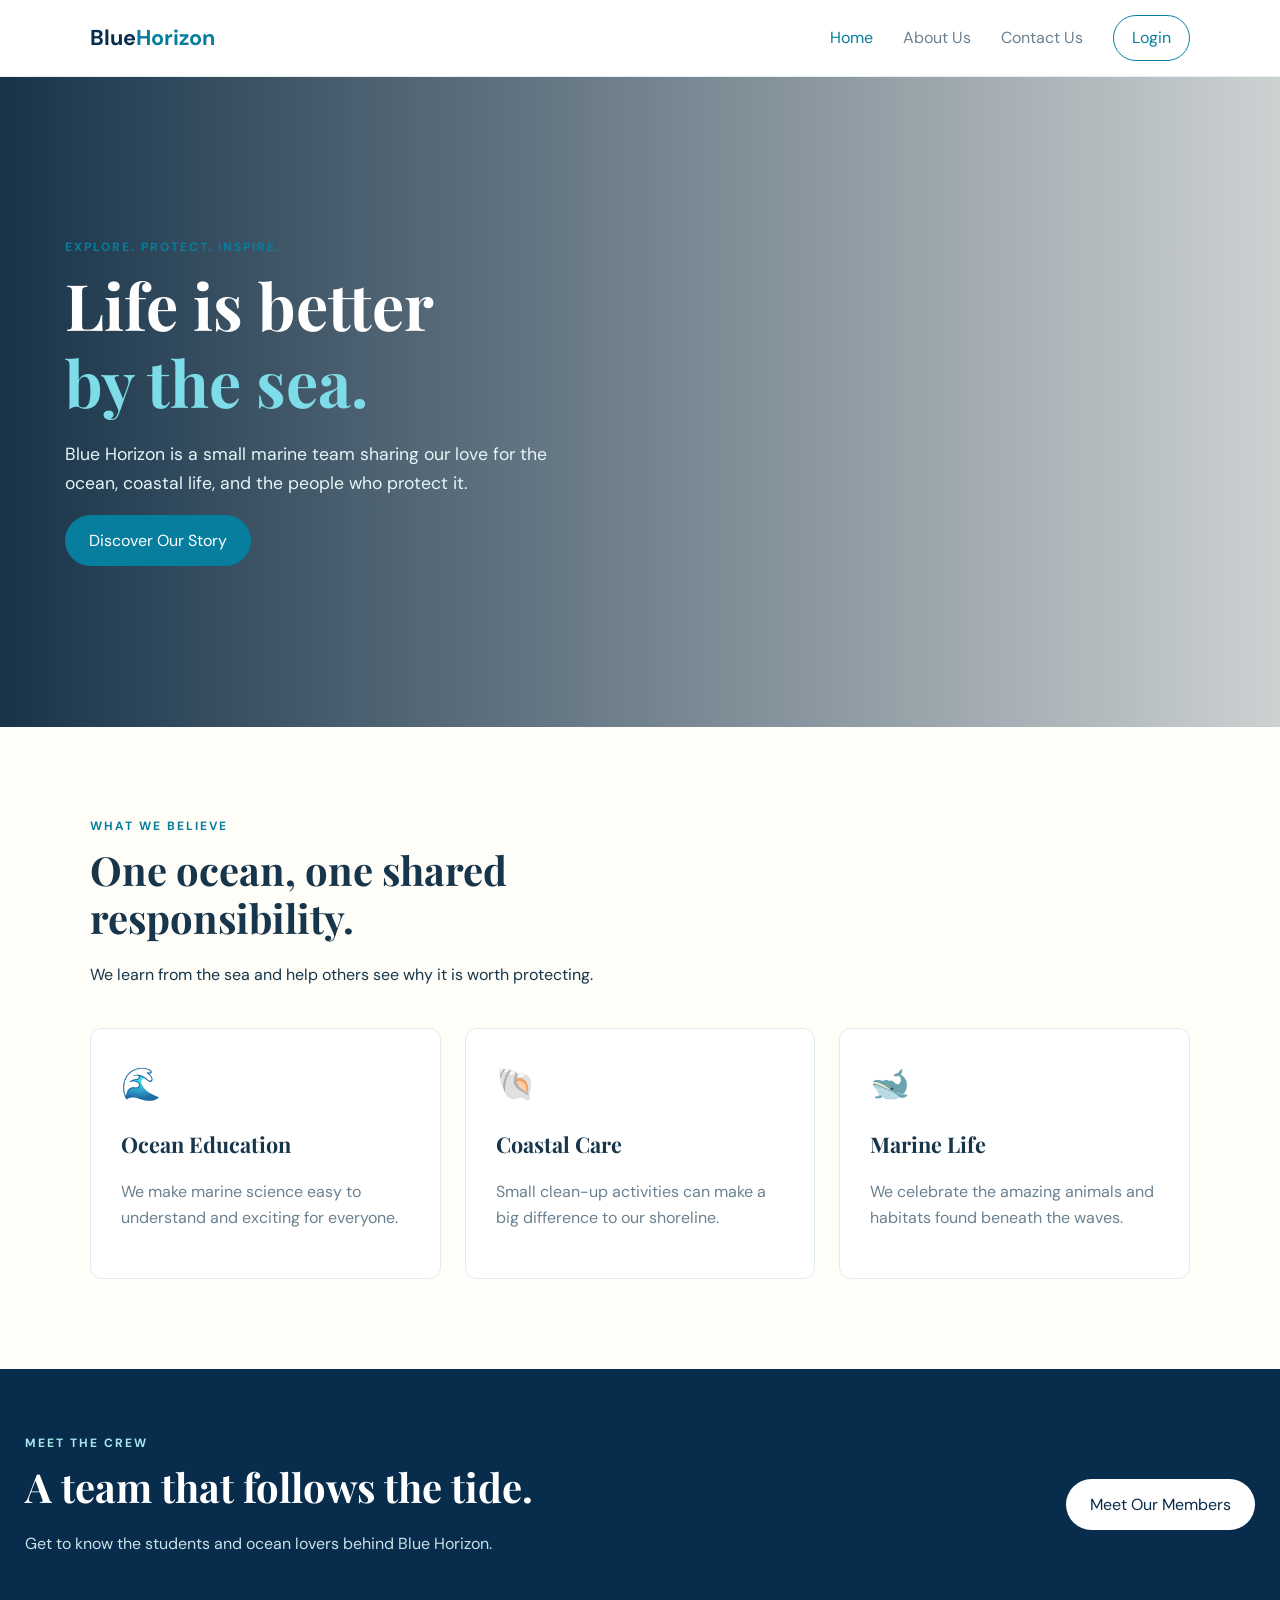
<file: index.html>
<!DOCTYPE html>
<html lang="en">
<head>
    <meta charset="UTF-8">
    <meta name="viewport" content="width=device-width, initial-scale=1.0">
    <title>Home</title>
    <link rel="stylesheet" href="styles.css">
</head>

<body>

    <header class="site-header">
        <nav class="navbar">
            <a class="logo" href="index.html">Blue<span>Horizon</span></a>
            <div class="nav-links" id="navLinks">
                <a class="active" href="index.html">Home</a>
                <a href="about.html">About Us</a>
                <a href="contact.html">Contact Us</a>
                <a href="login.html" class="nav-login">Login</a>
            </div>
        </nav>
    </header>

    <main>
        <section class="hero">
            <div class="hero-content">
                <p class="label">Explore. Protect. Inspire.</p>
                <h1>Life is better<br><span>by the sea.</span></h1>
                <p>Blue Horizon is a small marine team sharing our love for the ocean, coastal life, and the people who protect it.</p>
                <a href="about.html" class="button">Discover Our Story</a>
            </div>
        </section>

        <section class="section">

            <div class="section-heading">
                <p class="label">What we believe</p>
                <h2>One ocean, one shared responsibility.</h2>
                <p>We learn from the sea and help others see why it is worth protecting.</p>
            </div>

            <div class="card-grid">
                <article class="info-card">
                    <div class="icon">🌊</div>
                    <h3>Ocean Education</h3>
                    <p>We make marine science easy to understand and exciting for everyone.</p>
                </article>

                <article class="info-card">
                    <div class="icon">🐚</div>
                    <h3>Coastal Care</h3>
                    <p>Small clean-up activities can make a big difference to our shoreline.</p>
                </article>

                <article class="info-card">
                    <div class="icon">🐋</div>
                    <h3>Marine Life</h3>
                    <p>We celebrate the amazing animals and habitats found beneath the waves.</p>
                </article>
            </div>

        </section>

        <section class="blue-section">

            <div>
                <p class="label light">Meet the crew</p>
                <h2>A team that follows the tide.</h2>
                <p>Get to know the students and ocean lovers behind Blue Horizon.</p>
            </div>

            <a href="about.html#members" class="button button-light">Meet Our Members</a>
        </section>

    </main>

    <script src="script.js"></script>

</body>
</html>
</file>
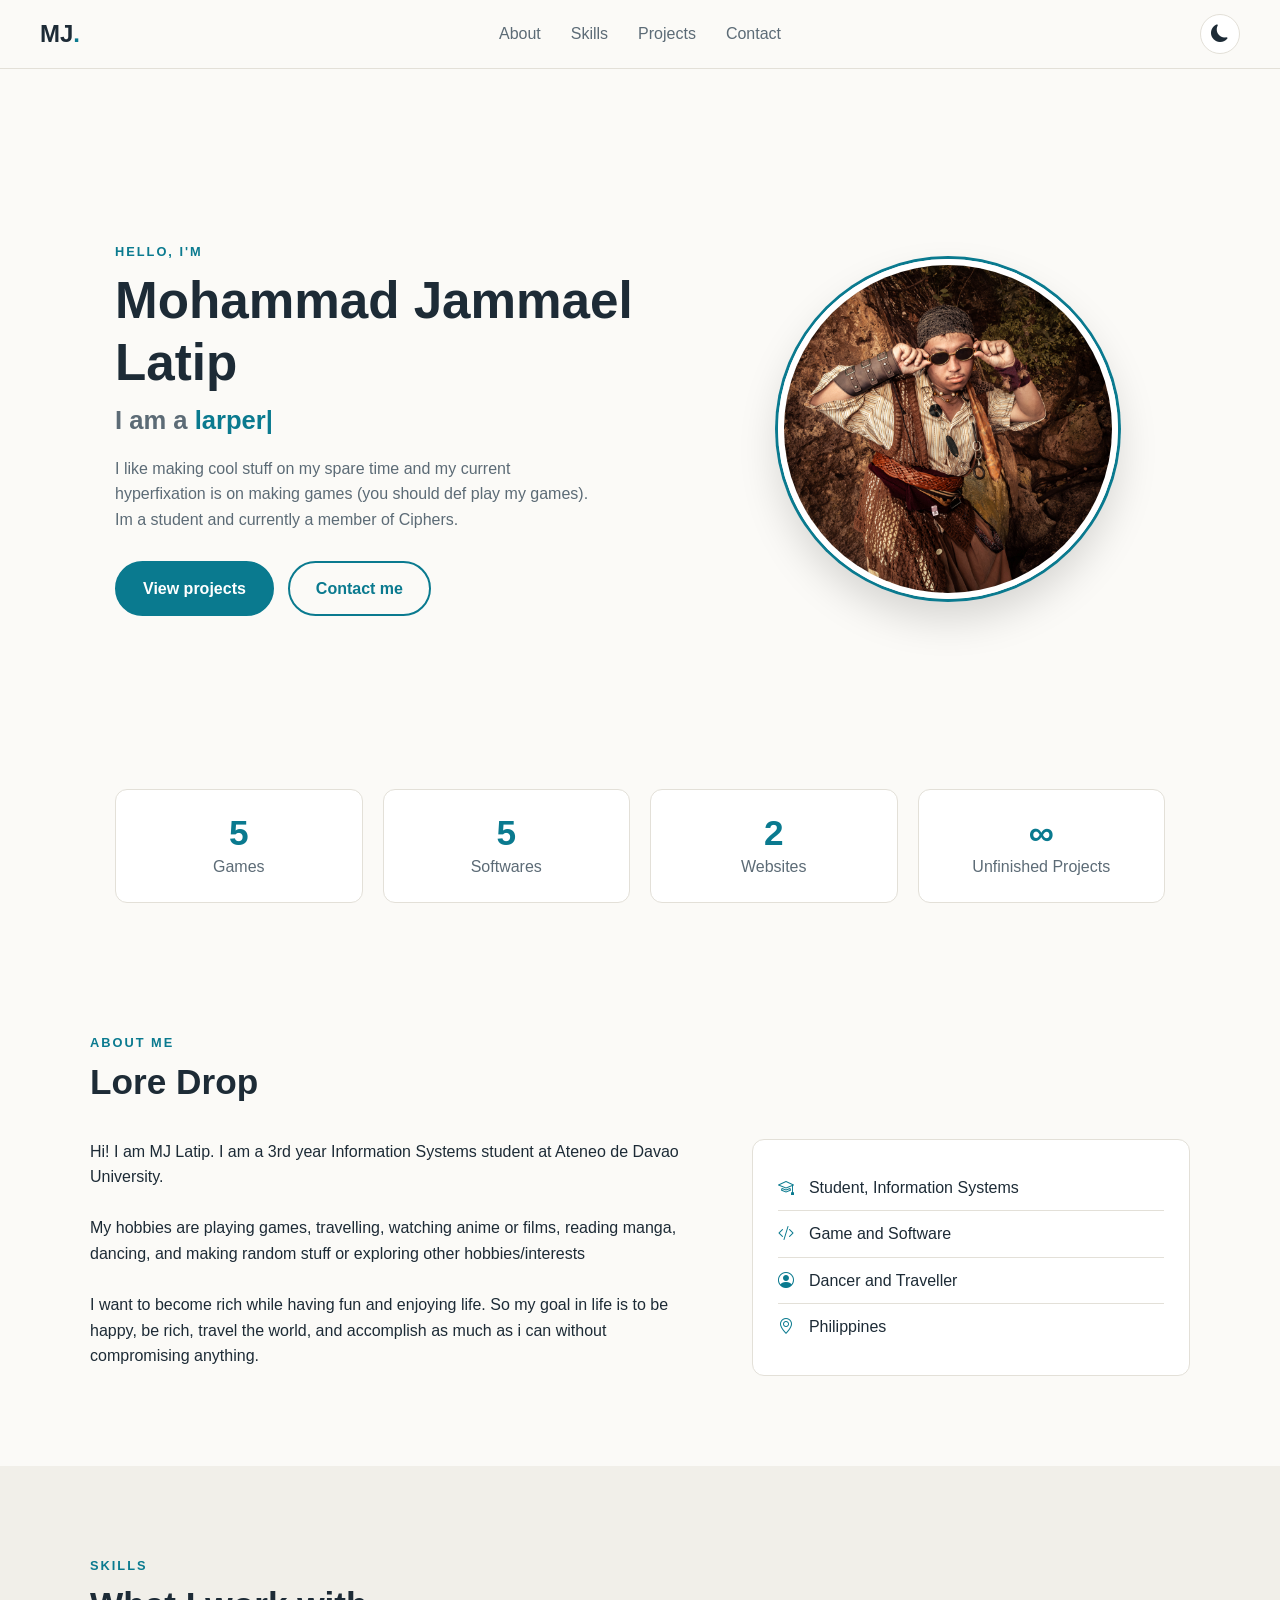
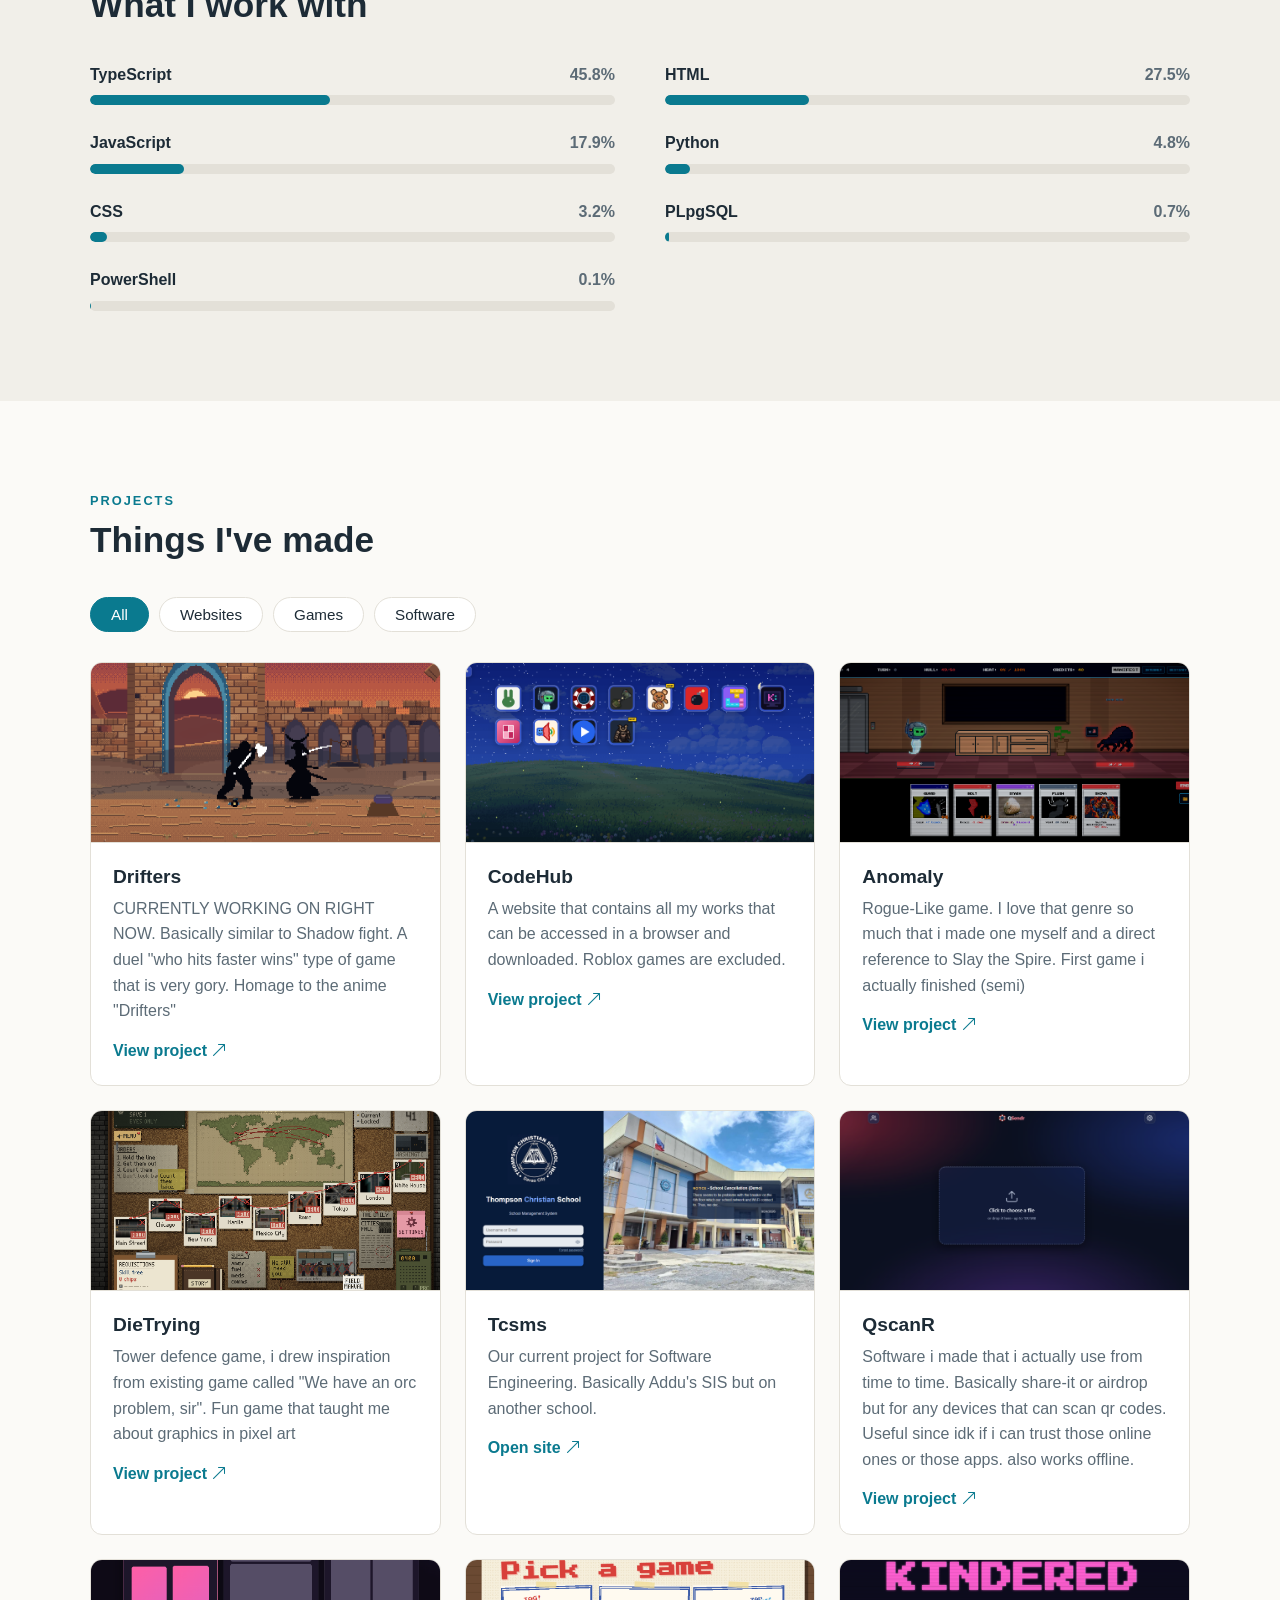
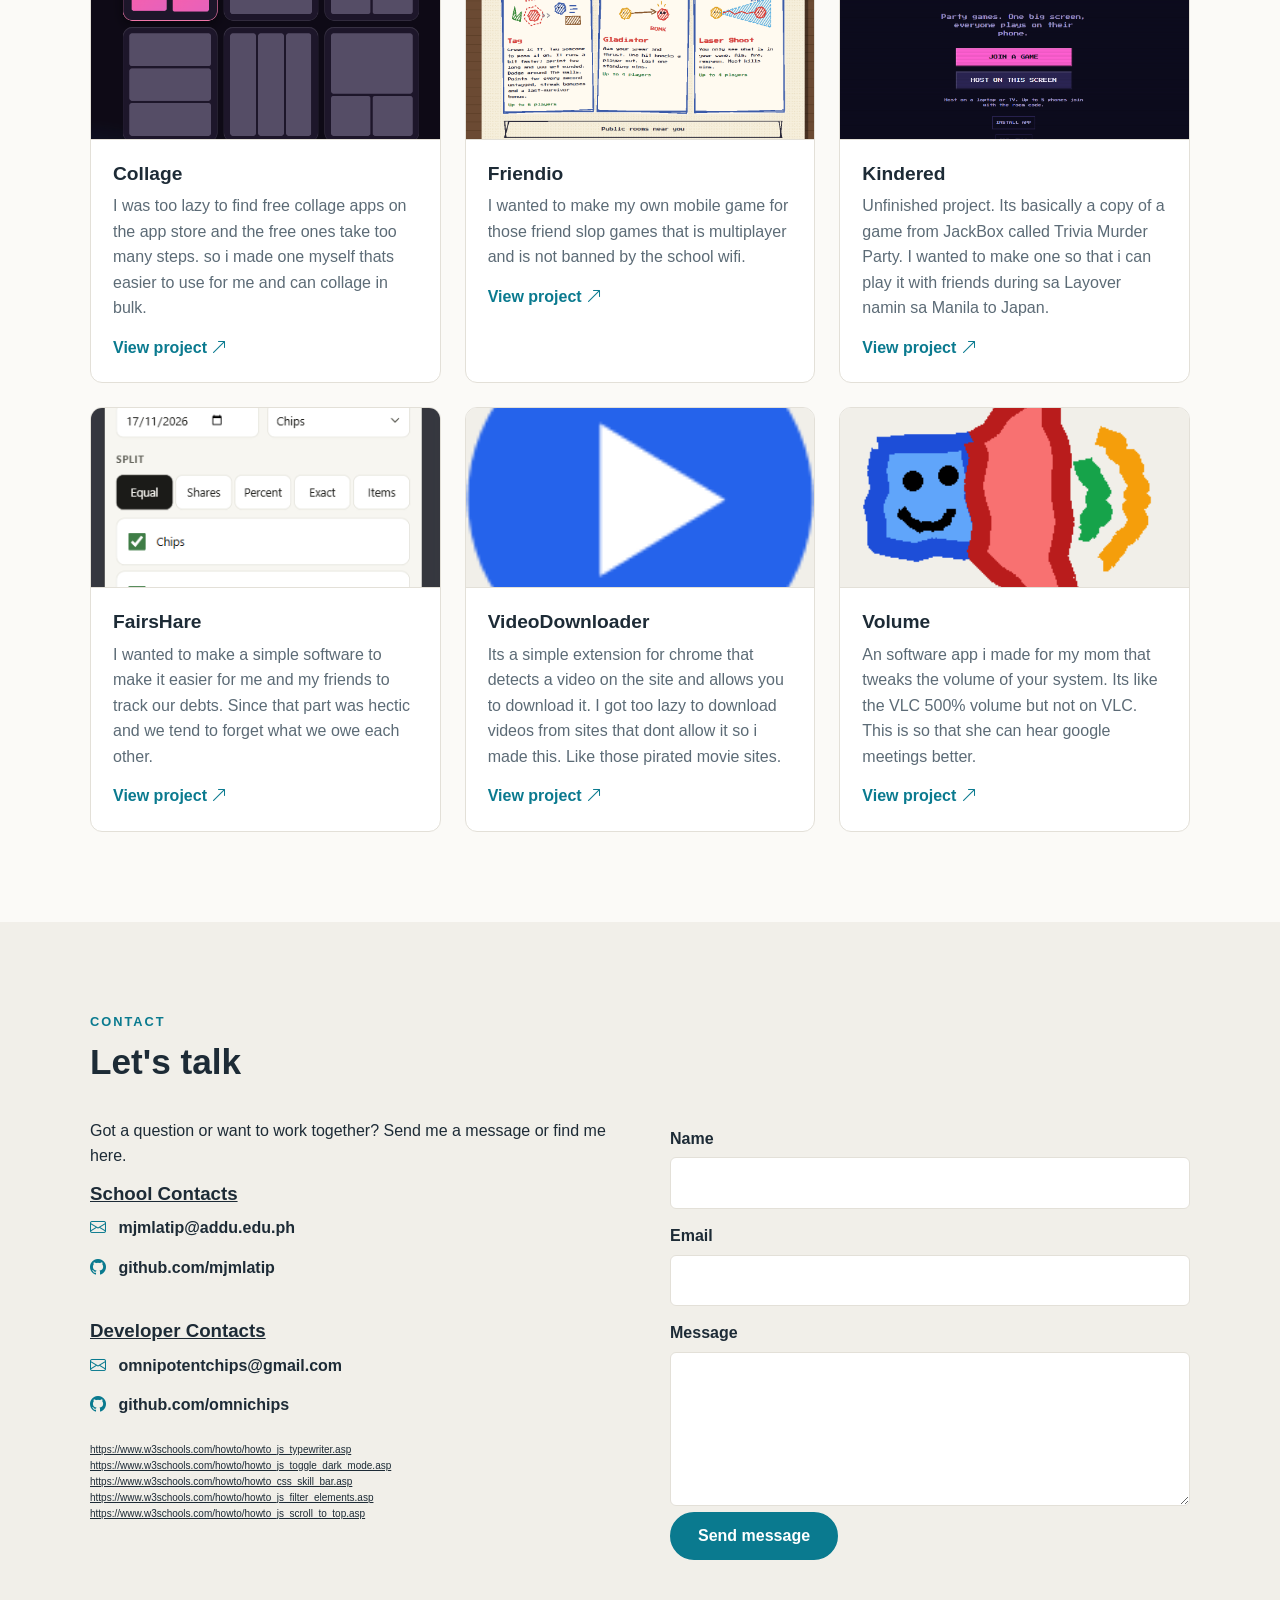
<file: Portfolio/index.html>
<!DOCTYPE html>
<html lang="en">
<head>
    <meta charset="UTF-8">
    <meta name="viewport" content="width=device-width, initial-scale=1.0">
    <title>Mohammad Jammael Latip | Portfolio</title>
    <link rel="stylesheet" href="https://cdn.jsdelivr.net/npm/bootstrap-icons@1.11.3/font/bootstrap-icons.min.css">
    <link rel="stylesheet" href="styles.css">
</head>

<body>

    <header class="topbar" id="topbar">
        <a class="logo" href="#home">MJ<span>.</span></a>

        <nav class="links" id="links">
            <a href="#about">About</a>
            <a href="#skills">Skills</a>
            <a href="#projects">Projects</a>
            <a href="#contact">Contact</a>
        </nav>

        <div class="top-buttons">
            <button class="icon-button" id="themeButton" onclick="toggleTheme()" title="Change theme"><i class="bi bi-moon-fill"></i></button>
            <button class="icon-button menu-button" onclick="toggleMenu()" title="Menu"><i class="bi bi-list"></i></button>
        </div>
    </header>

    <section class="hero" id="home">
        <div class="hero-text">
            <p class="label">Hello, I'm</p>
            <h1>Mohammad Jammael Latip</h1>
            <h2>I am a <span id="typing"></span><span class="cursor">|</span></h2>
            <p class="hero-about">I like making cool stuff on my spare time and my current hyperfixation is on making games (you should def play my games). Im a student and currently a member of Ciphers.</p>

            <div class="hero-buttons">
                <a class="button" href="#projects">View projects</a>
                <a class="button outline" href="#contact">Contact me</a>
            </div>
        </div>

        <div class="hero-photo">
            <img src="images/MJ.jpg">
        </div>
    </section>

    <section class="stats">
        <div>
            <h3>5</h3>
            <p>Games</p>
        </div>
        <div>
            <h3>5</h3>
            <p>Softwares</p>
        </div>
        <div>
            <h3>2</h3>
            <p>Websites</p>
        </div>
        <div>
            <h3>∞</h3>
            <p>Unfinished Projects</p>
        </div>
    </section>

    <section class="section" id="about">
        <p class="label">About me</p>
        <h2>Lore Drop</h2>

        <div class="about-grid">
            <div>
                Hi! I am MJ Latip. I am a 3rd year Information Systems student at Ateneo de Davao University. 
                    <br><br>
                My hobbies are playing games, travelling, watching anime or films, reading manga, dancing, and making random stuff or exploring other hobbies/interests
                    <br><br>
                I want to become rich while having fun and enjoying life. 
                So my goal in life is to be happy, be rich, travel the world, and 
                accomplish as much as i can without compromising anything. 
            </div>

            <div class="facts">
                <p><i class="bi bi-mortarboard"></i> Student, Information Systems</p>
                <p><i class="bi bi-code-slash"></i> Game and Software</p>
                <p><i class="bi bi-person-circle"></i> Dancer and Traveller</p>
                <p><i class="bi bi-geo-alt"></i> Philippines</p>
            </div>
        </div>
    </section>

    <section class="section alt" id="skills">
        <p class="label">Skills</p>
        <h2>What I work with</h2>

        <div class="skills">
            <div class="skill">
                <p>TypeScript <span>45.8%</span></p>
                <div class="bar"><div class="fill" data-level="45.8"></div></div>
            </div>
            <div class="skill">
                <p>HTML <span>27.5%</span></p>
                <div class="bar"><div class="fill" data-level="27.5"></div></div>
            </div>
            <div class="skill">
                <p>JavaScript <span>17.9%</span></p>
                <div class="bar"><div class="fill" data-level="17.9"></div></div>
            </div>
            <div class="skill">
                <p>Python <span>4.8%</span></p>
                <div class="bar"><div class="fill" data-level="4.8"></div></div>
            </div>
            <div class="skill">
                <p>CSS <span>3.2%</span></p>
                <div class="bar"><div class="fill" data-level="3.2"></div></div>
            </div>
            <div class="skill">
                <p>PLpgSQL <span>0.7%</span></p>
                <div class="bar"><div class="fill" data-level="0.7"></div></div>
            </div>
            <div class="skill">
                <p>PowerShell <span>0.1%</span></p>
                <div class="bar"><div class="fill" data-level="0.1"></div></div>
            </div>
        </div>
    </section>

    <section class="section" id="projects">
        <p class="label">Projects</p>
        <h2>Things I've made</h2>

        <div class="filters">
            <button class="filter active" onclick="filterProjects('all', this)">All</button>
            <button class="filter" onclick="filterProjects('website', this)">Websites</button>
            <button class="filter" onclick="filterProjects('game', this)">Games</button>
            <button class="filter" onclick="filterProjects('software', this)">Software</button>
        </div>

        <p class="gray" id="noProjects" style="display: none;">No projects in this group yet.</p>

        <div class="project-grid" id="projectGrid">

            <article class="project" data-type="game">
                <img class="project-thumb" src="images/Drifters.png">
                <div class="project-info">
                    <h3>Drifters</h3>
                    <p>CURRENTLY WORKING ON RIGHT NOW. Basically similar to Shadow fight. A duel 
                        "who hits faster wins" type of game that is very gory. Homage to the anime "Drifters"</p>
                    <a href="https://chips-codehub.vercel.app/drifters" target="_blank">View project <i class="bi bi-arrow-up-right"></i></a>
                </div>
            </article>

            <article class="project" data-type="website">
                <img class="project-thumb" src="images/CodeHub.png">
                <div class="project-info">
                    <h3>CodeHub</h3>
                    <p>A website that contains all my works that can be accessed in a browser and downloaded. Roblox games are excluded.</p>
                    <a href="https://chips-codehub.vercel.app/" target="_blank">View project <i class="bi bi-arrow-up-right"></i></a>
                </div>
            </article>

            <article class="project" data-type="game">
                <img class="project-thumb" src="images/Anomaly.png">
                <div class="project-info">
                    <h3>Anomaly</h3>
                    <p>Rogue-Like game. I love that genre so much that i made one myself and a direct reference to 
                        Slay the Spire. First game i actually finished (semi)</p>
                    <a href="https://chips-codehub.vercel.app/elevator" target="_blank">View project <i class="bi bi-arrow-up-right"></i></a>
                </div>
            </article>

            <article class="project" data-type="game">
                <img class="project-thumb" src="images/DieTrying.png">
                <div class="project-info">
                    <h3>DieTrying</h3>
                    <p>Tower defence game, i drew inspiration from existing game called "We have an orc problem, sir". Fun game that taught me about graphics in pixel art</p>
                    <a href="https://chips-codehub.vercel.app/dietrying/" target="_blank">View project <i class="bi bi-arrow-up-right"></i></a>
                </div>
            </article>

            <article class="project" data-type="website">
                <img class="project-thumb" src="images/Tcsms.png">
                <div class="project-info">
                    <h3>Tcsms</h3>
                    <p>Our current project for Software Engineering. Basically Addu's SIS but on another school.</p>
                    <a href="https://tcsms.vercel.app/" target="_blank">Open site <i class="bi bi-arrow-up-right"></i></a>
                </div>
            </article>

            <article class="project" data-type="software">
                <img class="project-thumb" src="images/QscanR.png">
                <div class="project-info">
                    <h3>QscanR</h3>
                    <p>Software i made that i actually use from time to time. Basically share-it or airdrop but for any devices that can scan qr codes.
                        Useful since idk if i can trust those online ones or those apps. also works offline.
                    </p>
                    <a href="https://chips-codehub.vercel.app/qsendr" target="_blank">View project <i class="bi bi-arrow-up-right"></i></a>
                </div>
            </article>

                     <article class="project" data-type="software">
                <img class="project-thumb" src="images/Collage.png">
                <div class="project-info">
                    <h3>Collage</h3>
                    <p>I was too lazy to find free collage apps on the app store and the free ones take too many steps.
                        so i made one myself thats easier to use for me and can collage in bulk.
                    </p>
                    <a href="https://chips-codehub.vercel.app/collage" target="_blank">View project <i class="bi bi-arrow-up-right"></i></a>
                </div>
            </article>

            <article class="project" data-type="game">
                <img class="project-thumb" src="images/Friendio.png">
                <div class="project-info">
                    <h3>Friendio</h3>
                    <p>I wanted to make my own mobile game for those friend slop games 
                        that is multiplayer and is not banned by the school wifi.</p>
                    <a href="https://chips-codehub.vercel.app/friendio" target="_blank">View project <i class="bi bi-arrow-up-right"></i></a>
                </div>
            </article>
            
            <article class="project" data-type="game">
                <img class="project-thumb" src="images/Kindered.png">
                <div class="project-info">
                    <h3>Kindered</h3>
                    <p>Unfinished project. Its basically a copy of a game from JackBox called Trivia Murder Party.
                    I wanted to make one so that i can play it with friends during sa Layover namin sa Manila to Japan.
               
                    </p>
                    <a href="https://chips-codehub.vercel.app/Kindered" target="_blank">View project <i class="bi bi-arrow-up-right"></i></a>
                </div>
            </article>

              <article class="project" data-type="software">
                <img class="project-thumb" src="images/FairsHare.png">
                <div class="project-info">
                    <h3>FairsHare</h3>
                    <p>I wanted to make a simple software to make it easier for me and my friends to track our debts.
                         Since that part was hectic and we tend to forget what we owe each other.
                    </p>
                    <a href="https://chips-codehub.vercel.app/FairsHare" target="_blank">View project <i class="bi bi-arrow-up-right"></i></a>
                </div>
            </article>

            <article class="project" data-type="software">
                <img class="project-thumb" src="images/VideoDownloader.png">
                <div class="project-info">
                    <h3>VideoDownloader</h3>
                    <p>Its a simple extension for chrome that detects a video on the site and allows you to download it.
                        I got too lazy to download videos from sites that dont allow it so i made this. Like those pirated movie sites.
                    </p>
                    <a href="https://chips-codehub.vercel.app/" target="_blank">View project <i class="bi bi-arrow-up-right"></i></a>
                </div>
            </article>

            <article class="project" data-type="software">
                <img class="project-thumb" src="images/Volume.png">
                <div class="project-info">
                    <h3>Volume</h3>
                    <p>An software app i made for my mom that tweaks the volume of your system. Its like the VLC 500% volume but not on VLC. This is so that she can hear google meetings better.</p>
                    <a href="https://chips-codehub.vercel.app/" target="_blank">View project <i class="bi bi-arrow-up-right"></i></a>
                </div>
            </article>

        </div>
    </section>

    <section class="section alt" id="contact">
        <p class="label">Contact</p>
        <h2>Let's talk</h2>

        <div class="contact-grid">
            <div>
                <p>Got a question or want to work together? Send me a message or find me here.</p>

                <div>
                <h3 style="padding-bottom: 10px; text-decoration: underline;">School Contacts</h3>
                <p class="contact-line"><i class="bi bi-envelope"></i> mjmlatip@addu.edu.ph</a></p>
                <p class="contact-line"><i class="bi bi-github"></i> github.com/mjmlatip</a></p><br>

                <h3 style="padding-bottom: 10px; text-decoration: underline;">Developer Contacts</h3>
                <p class="contact-line"><i class="bi bi-envelope"></i> omnipotentchips@gmail.com</a></p>
                <p class="contact-line"><i class="bi bi-github"></i> github.com/omnichips</a></p>
                </div>

                <p style="font-size: 10px; padding-top: 10px; text-decoration: underline;">
                    https://www.w3schools.com/howto/howto_js_typewriter.asp

                    https://www.w3schools.com/howto/howto_js_toggle_dark_mode.asp

                    https://www.w3schools.com/howto/howto_css_skill_bar.asp

                    https://www.w3schools.com/howto/howto_js_filter_elements.asp

                    https://www.w3schools.com/howto/howto_js_scroll_to_top.asp
                
                </p>
                </div>

            <form>
                <label for="name">Name</label>
                <input type="text" id="name">

                <label for="email">Email</label>
                <input type="text" id="email">

                <label for="message">Message</label>
                <textarea id="message" rows="5"></textarea>

                <button class="button" type="button">Send message</button>
            </form>
        </div>
    </section>

    <button class="to-top" id="toTop" onclick="goTop()" title="Back to top"><i class="bi bi-arrow-up"></i></button>

    <script src="script.js"></script>

</body>
</html>
</file>
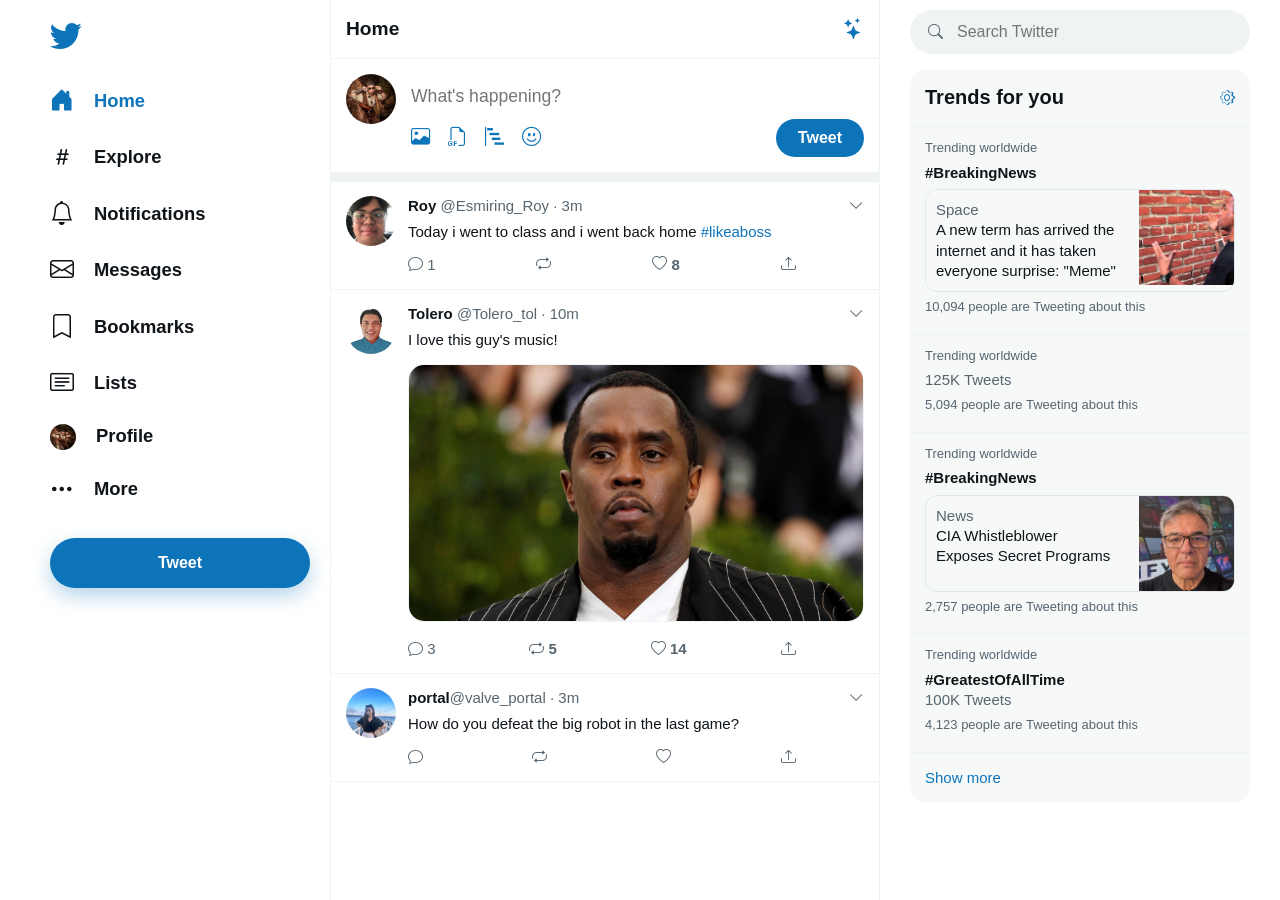
<file: Twitter/index.html>
<!DOCTYPE html>
<html lang="en">
<head>
    <meta charset="UTF-8">
    <meta name="viewport" content="width=device-width, initial-scale=1.0">
    <title>Home / Twitter</title>
    <link rel="stylesheet" href="https://cdn.jsdelivr.net/npm/bootstrap-icons@1.11.3/font/bootstrap-icons.min.css">
    <link rel="stylesheet" href="styles.css">
</head>

<body>

    <div class="layout">

        <aside class="sidebar">
            <a class="bird" href="index.html"><i class="bi bi-twitter"></i></a>

            <nav class="menu">
                <a class="active" href="#"><i class="bi bi-house-door-fill"></i> Home</a>
                <a href="#"><i class="bi bi-hash"></i> Explore</a>
                <a href="#"><i class="bi bi-bell"></i> Notifications</a>
                <a href="#"><i class="bi bi-envelope"></i> Messages</a>
                <a href="#"><i class="bi bi-bookmark"></i> Bookmarks</a>
                <a href="#"><i class="bi bi-card-text"></i> Lists</a>
                <a href="#"><img class="mini-avatar" src="images/MJ.jpg" alt=""> Profile</a>
                <a href="#"><i class="bi bi-three-dots"></i> More</a>
            </nav>

            <button class="tweet-button big">Tweet</button>
        </aside>

        <main class="feed">

            <div class="feed-header">
                <h2>Home</h2>
                <i class="bi bi-stars blue"></i>
            </div>

            <div class="compose">
                <img class="avatar" src="images/MJ.jpg" alt="">
                <div class="compose-main">
                    <input type="text" id="tweetText" placeholder="What's happening?" maxlength="280">
                    <div class="compose-bottom">
                        <div class="compose-icons blue">
                            <i class="bi bi-image"></i>
                            <i class="bi bi-filetype-gif"></i>
                            <i class="bi bi-bar-chart-steps"></i>
                            <i class="bi bi-emoji-smile"></i>
                        </div>
                        <button class="tweet-button" onclick="postTweet()">Tweet</button>
                    </div>
                </div>
            </div>

            <div class="divider"></div>

            <div id="tweets">

                <article class="tweet">
                    <img class="avatar" src="images/Estoperes.jpg" alt="">
                    <div class="tweet-body">
                        <p class="tweet-head"><b>Roy</b> <span class="gray">@Esmiring_Roy · 3m</span></p>
                        <p>Today i went to class and i went back home <span class="blue">#likeaboss</span></p>
                        <div class="actions">
                            <span><i class="bi bi-chat"></i> 1</span>
                            <span onclick="retweet(this)"><i class="bi bi-repeat"></i> <b></b></span>
                            <span onclick="like(this)"><i class="bi bi-heart"></i> <b>8</b></span>
                            <span><i class="bi bi-upload"></i></span>
                        </div>
                    </div>
                    <i class="bi bi-chevron-down gray chevron"></i>
                </article>

                <article class="tweet">
                    <img class="avatar" src="images/Tolero.jpg" alt="">
                    <div class="tweet-body">
                        <p class="tweet-head"><b>Tolero</b> <span class="gray">@Tolero_tol · 10m</span></p>
                        <p>I love this guy's music!</p>
                        <img class="tweet-image" src="images/9134bb70-cf79-11f0-8390-cf8c18f355e0.jpg" alt="">
                        <div class="actions">
                            <span><i class="bi bi-chat"></i> 3</span>
                            <span onclick="retweet(this)"><i class="bi bi-repeat"></i> <b>5</b></span>
                            <span onclick="like(this)"><i class="bi bi-heart"></i> <b>14</b></span>
                            <span><i class="bi bi-upload"></i></span>
                        </div>
                    </div>
                    <i class="bi bi-chevron-down gray chevron"></i>
                </article>

                <article class="tweet">
                    <img class="avatar" src="images/portal.jpg" alt="">
                    <div class="tweet-body">
                        <p class="tweet-head"><b>portal</b><span class="gray">@valve_portal · 3m</span></p>
                        <p>How do you defeat the big robot in the last game?</p>
                        <div class="actions">
                            <span><i class="bi bi-chat"></i> <b></b></span>
                            <span onclick="retweet(this)"><i class="bi bi-repeat"></i> <b></b></span>
                            <span onclick="like(this)"><i class="bi bi-heart"></i> <b></b></span>
                            <span><i class="bi bi-upload"></i></span>
                        </div>
                    </div>
                    <i class="bi bi-chevron-down gray chevron"></i>
                </article>

            </div>
        </main>

        <aside class="right">

            <div class="search">
                <i class="bi bi-search"></i>
                <input type="text" placeholder="Search Twitter">
            </div>

            <section class="box">
                <div class="box-title">
                    <h3>Trends for you</h3>
                    <i class="bi bi-gear blue"></i>
                </div>

                <div class="trend">
                    <p class="gray small">Trending worldwide</p>
                    <b>#BreakingNews</b>
                    <div class="trend-card">
                        <div>
                            <span class="gray">Space</span>
                            <p>A new term has arrived the internet and it has taken everyone surprise: "Meme"</p>
                        </div>
                        <img src="images/hq720.jpg" alt="">
                    </div>
                    <p class="gray small">10,094 people are Tweeting about this</p>
                </div>

                <div class="trend">
                    <p class="gray small">Trending worldwide</p>
                    <b><div id="GwapoSiMJ"></div></b>
                    <p class="gray">125K Tweets</p>
                    <p class="gray small">5,094 people are Tweeting about this</p>
                </div>

                <div class="trend">
                    <p class="gray small">Trending worldwide</p>
                    <b>#BreakingNews</b>
                    <div class="trend-card">
                        <div>
                            <span class="gray">News</span>
                            <p>CIA Whistleblower Exposes Secret Programs</p>
                        </div>
                        <img src="images/MV5BMDRjYTIxNzktYWJhYS00NTQyLTlmOTgtZDNkNmM5ZjU4ZjRiXkEyXkFqcGc_._V1_.webp" alt="">
                    </div>
                    <p class="gray small">2,757 people are Tweeting about this</p>
                </div>

                <div class="trend">
                    <p class="gray small">Trending worldwide</p>
                    <b>#GreatestOfAllTime</b>
                    <p class="gray">100K Tweets</p>
                    <p class="gray small">4,123 people are Tweeting about this</p>
                </div>

                <a class="blue show-more" href="#">Show more</a>
            </section>

        </aside>

    </div>

    <script src="script.js"></script>

</body>
</html>
</file>
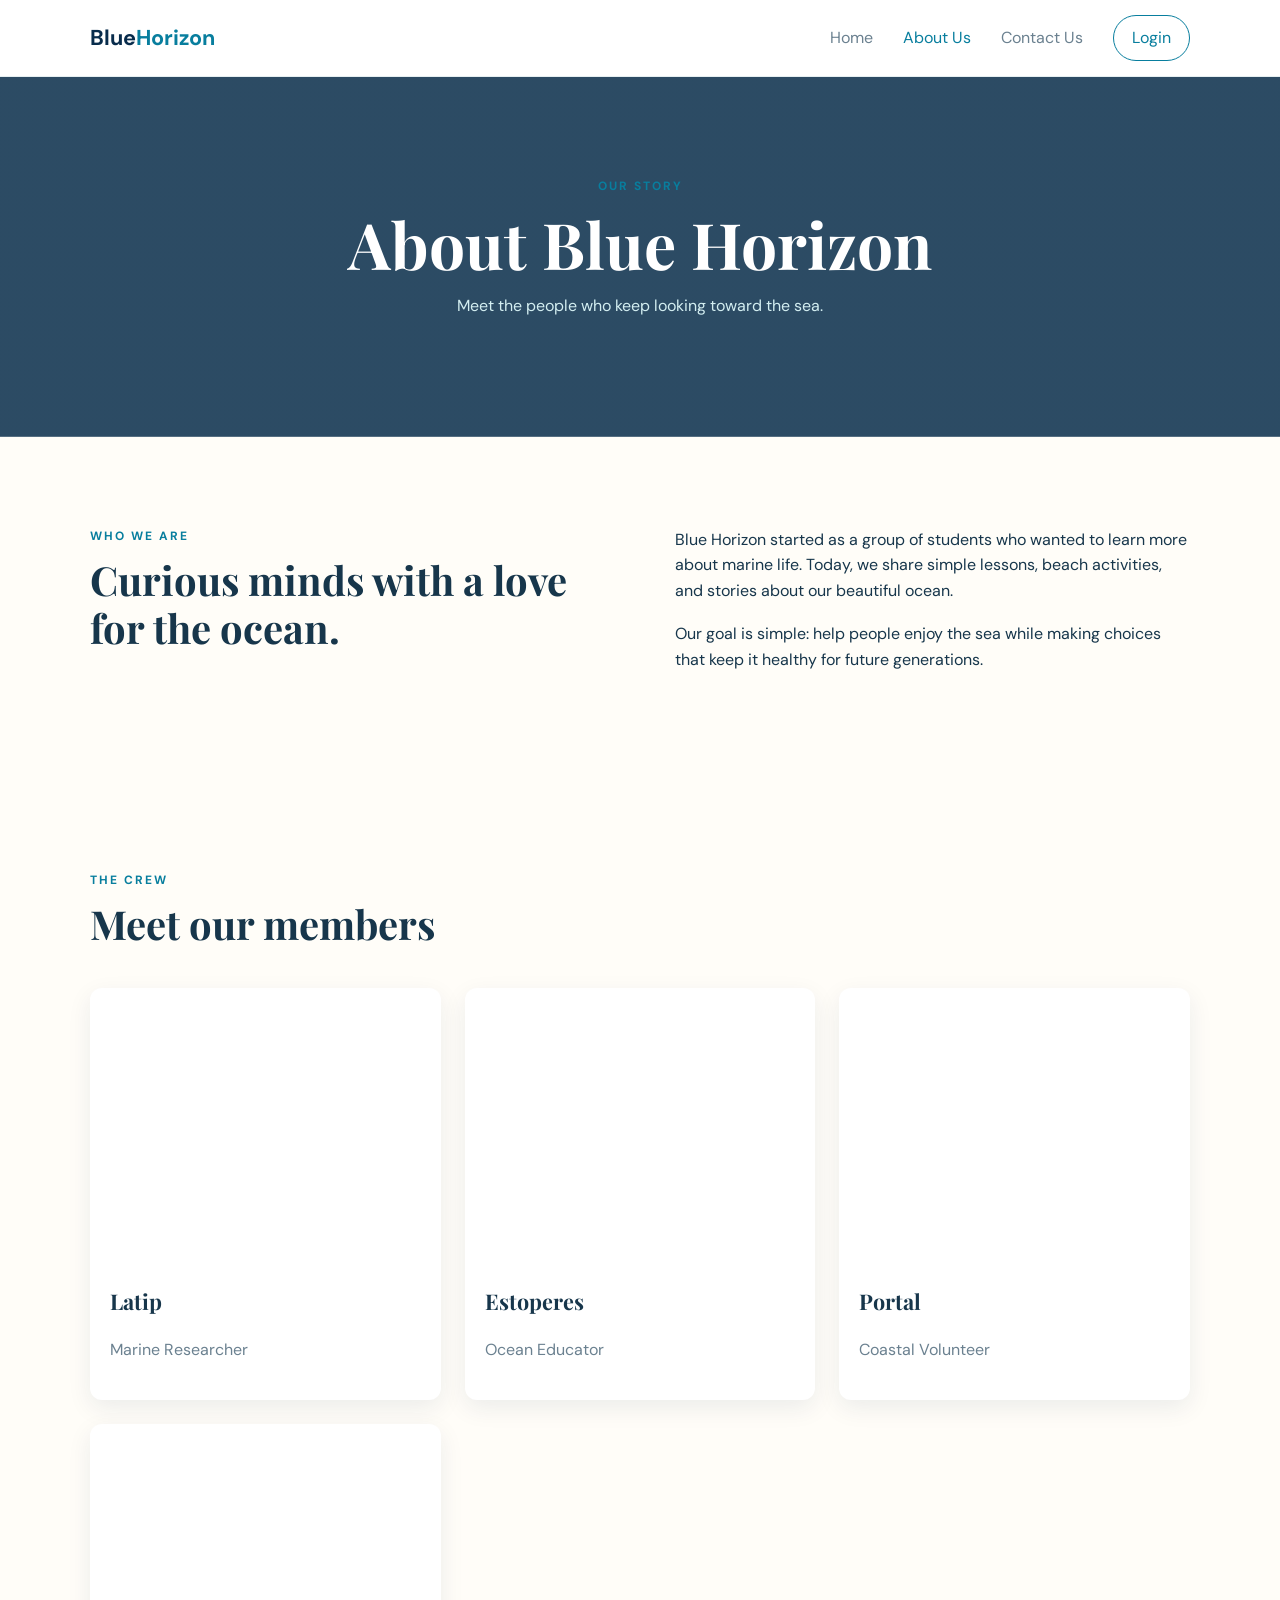
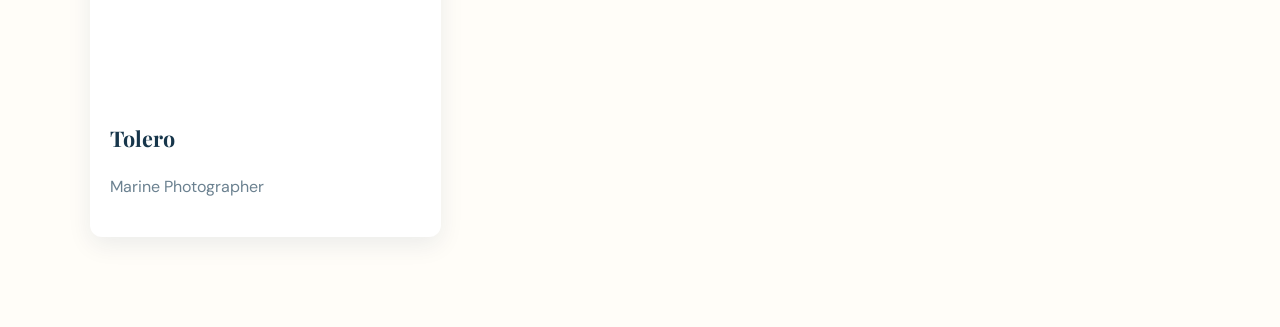
<file: about.html>
<!DOCTYPE html>
<html lang="en">
<head>
    <meta charset="UTF-8">
    <meta name="viewport" content="width=device-width, initial-scale=1.0">
    <title>About Us</title>
    <link rel="stylesheet" href="styles.css">
</head>
<body>
    <header class="site-header">
        <nav class="navbar">
            <a class="logo" href="index.html">Blue<span>Horizon</span></a>
            <div class="nav-links" id="navLinks">
                <a href="index.html">Home</a>
                <a class="active" href="about.html">About Us</a>
                <a href="contact.html">Contact Us</a>
                <a href="login.html" class="nav-login">Login</a>
            </div>
        </nav>
    </header>

    <main>
        <section class="page-banner">
            <p class="label">Our story</p>
            <h1>About Blue Horizon</h1>
            <p>Meet the people who keep looking toward the sea.</p>
        </section>

        <section class="section about-layout">
            <div>
                <p class="label">Who we are</p>
                <h2>Curious minds with a love for the ocean.</h2>
            </div>
            <div>
                <p>Blue Horizon started as a group of students who wanted to learn more about marine life. Today, we share simple lessons, beach activities, and stories about our beautiful ocean.</p>
                <p>Our goal is simple: help people enjoy the sea while making choices that keep it healthy for future generations.</p>
            </div>
        </section>

        <section class="section members-section" id="members">
            <div class="section-heading">
                <p class="label">The crew</p>
                <h2>Meet our members</h2>
            </div>
            <div class="member-grid">
                <a class="member-card" href="members/latip/latip.html">
                    <div class="member-image latip-image"></div>
                    <div class="member-info"><h3>Latip</h3><p>Marine Researcher</p></div>
                </a>
                <a class="member-card" href="members/estoperes/estoperes.html">
                    <div class="member-image estoperes-image"></div>
                    <div class="member-info"><h3>Estoperes</h3><p>Ocean Educator</p></div>
                </a>
                <a class="member-card" href="members/portal/portal.html">
                    <div class="member-image portal-image"></div>
                    <div class="member-info"><h3>Portal</h3><p>Coastal Volunteer</p></div>
                </a>
                <a class="member-card" href="members/tolero/tolero.html">
                    <div class="member-image tolero-image"></div>
                    <div class="member-info"><h3>Tolero</h3><p>Marine Photographer</p></div>
                </a>
            </div>
        </section>
    </main>

    <script src="script.js"></script>
</body>
</html>
</file>
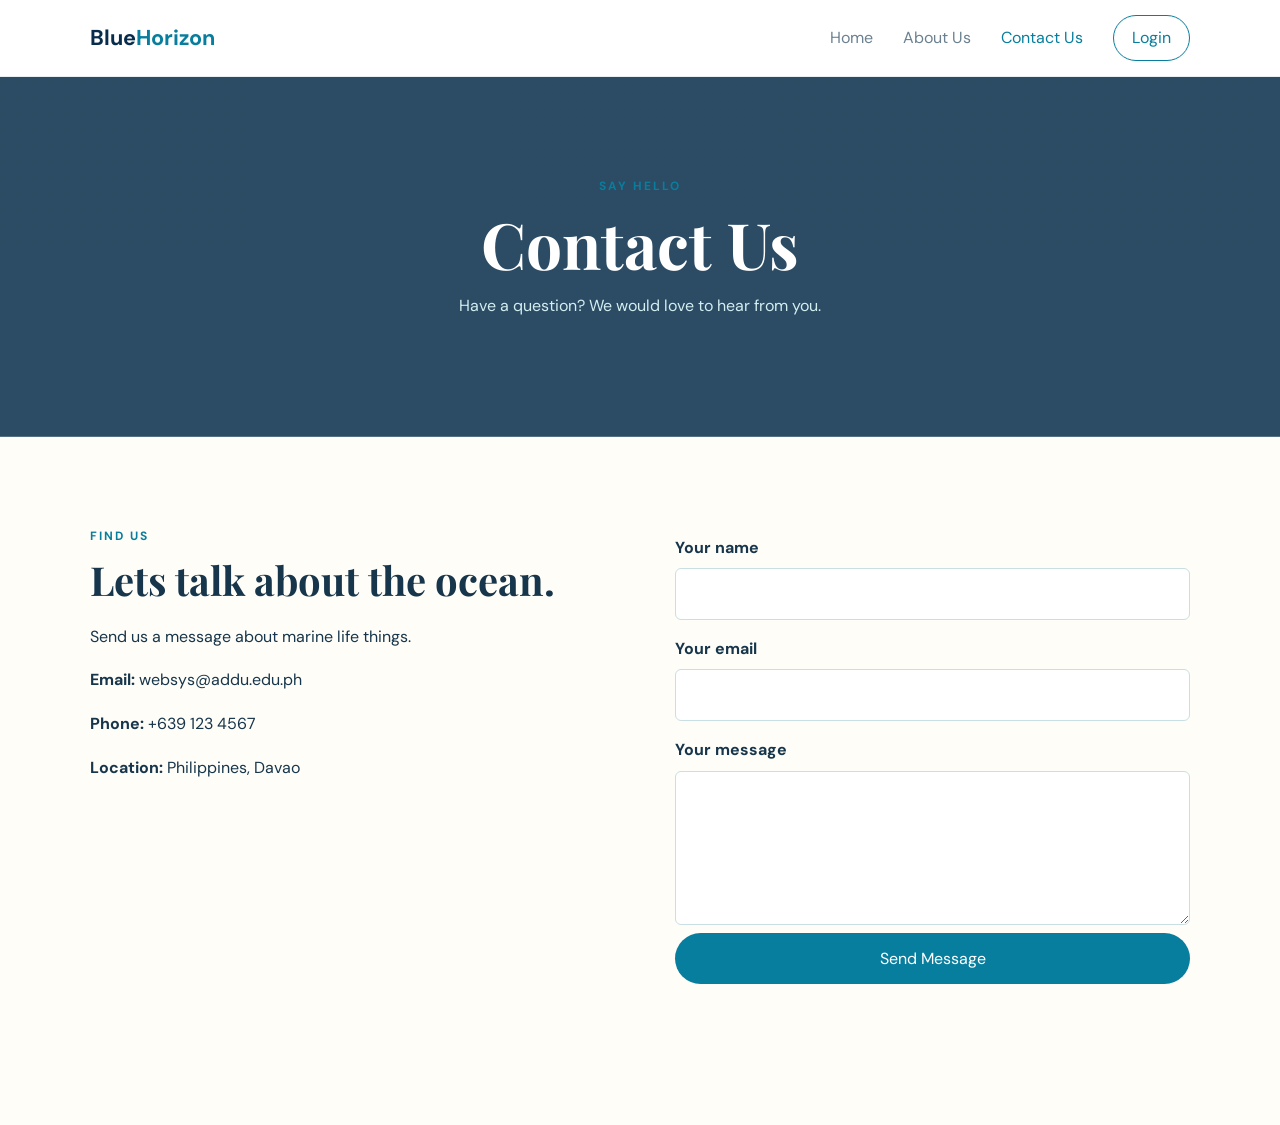
<file: contact.html>
<!DOCTYPE html>
<html lang="en">
<head>
    <meta charset="UTF-8">
    <meta name="viewport" content="width=device-width, initial-scale=1.0">
    <title>Contact Us</title>
    <link rel="stylesheet" href="styles.css">
</head>

<body>

    <header class="site-header">
        <nav class="navbar">
            <a class="logo" href="index.html">Blue<span>Horizon</span></a>

            <div class="nav-links" id="navLinks">
                <a href="index.html">Home</a>
                <a href="about.html">About Us</a>
                <a class="active" href="contact.html">Contact Us</a>
                <a href="login.html" class="nav-login">Login</a>
            </div>

        </nav>
    </header>

    <main>
        <section class="page-banner">
            <p class="label">Say hello</p>
            <h1>Contact Us</h1>
            <p>Have a question? We would love to hear from you.</p>
        </section>

        <section class="section contact-layout">

            <div class="contact-details">
                <p class="label">Find us</p>
                <h2>Lets talk about the ocean.</h2>
                <p>Send us a message about marine life things.</p>
                <p><b>Email:</b> websys@addu.edu.ph</p>
                <p><b>Phone:</b> +639 123 4567</p>
                <p><b>Location:</b> Philippines, Davao</p>
            </div>

            <form class="simple-form" id="contactForm" onsubmit="contact(); return false;">
                <label for="name">Your name</label>
                <input type="text" id="name" required>
                <label for="email">Your email</label>
                <input type="email" id="email" required>
                <label for="message">Your message</label>
                <textarea id="message" rows="5" required></textarea>
                <button class="button" type="submit">Send Message</button>
                <p class="form-message" id="contactMessage"></p>
            </form>

        </section>
    </main>

    <script src="script.js"></script>
</body>
</html>
</file>
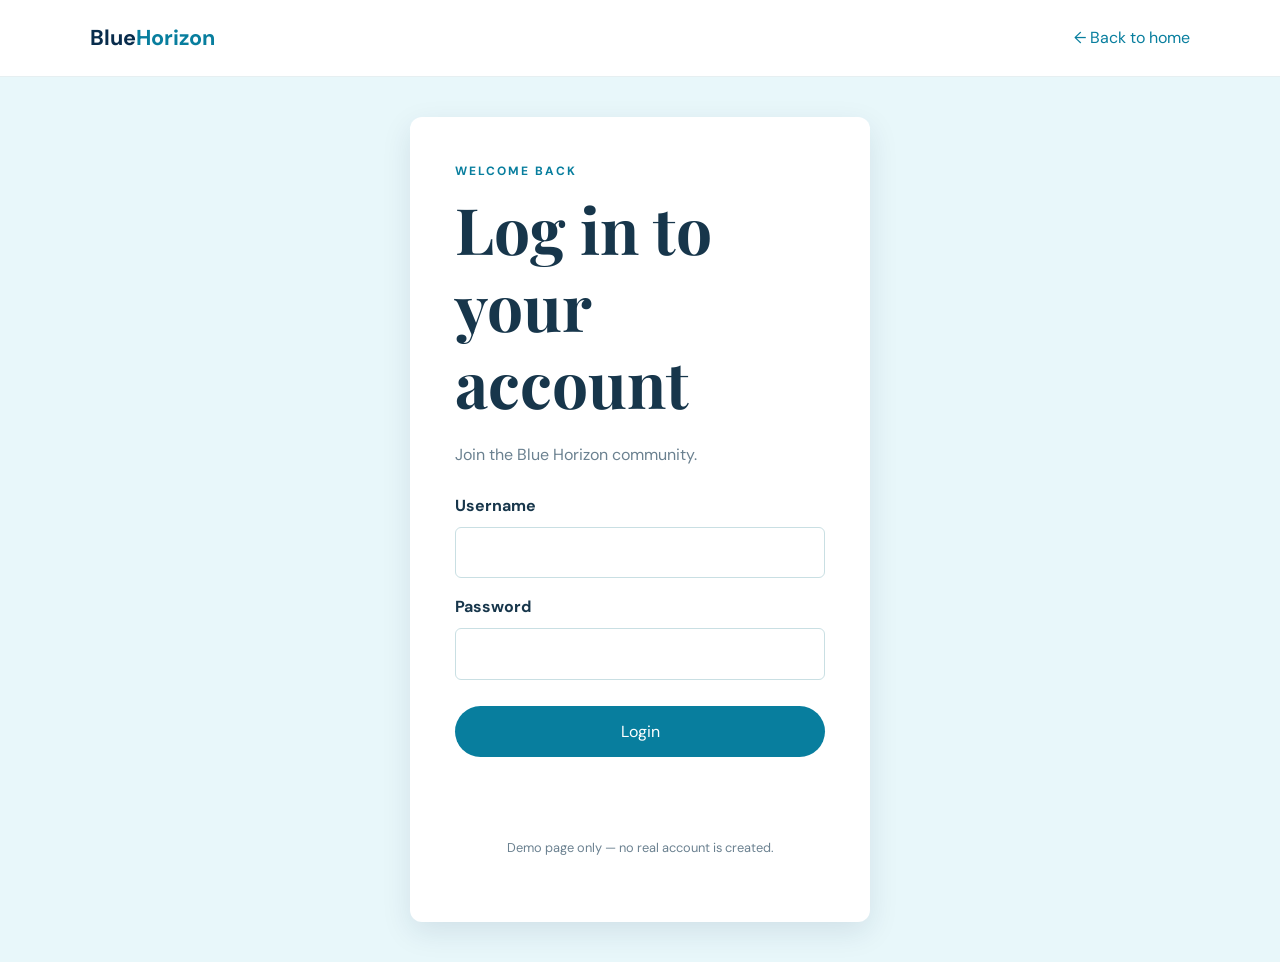
<file: login.html>
<!DOCTYPE html>
<html lang="en">
<head>
    <meta charset="UTF-8">
    <meta name="viewport" content="width=device-width, initial-scale=1.0">
    <title>Login</title>
    <link rel="stylesheet" href="styles.css">
</head>
<body class="login-page">
    
    <header class="site-header">
        <nav class="navbar">
            <a class="logo" href="index.html">Blue<span>Horizon</span></a>
            <a class="back-link" href="index.html">← Back to home</a>
        </nav>
    </header>

    <main class="login-main">
        <section class="login-box">
            
            <p class="label">Welcome back</p>
            <h1>Log in to your account</h1>
            <p class="muted-text">Join the Blue Horizon community.</p>
            <form class="simple-form" onsubmit="login(); return false;">
                <label for="loginEmail">Username</label>
                <input type="text" id="loginEmail" required>
                <label for="loginPassword">Password</label>
                <input type="password" id="loginPassword" required>
                <button class="button full-button" type="submit">Login</button>
                <p class="form-message" id="loginMessage"></p>
            </form>
            <p class="small-text">Demo page only — no real account is created.</p>
        </section>
    </main>

    <script src="script.js"></script>
</body>
</html>
</file>
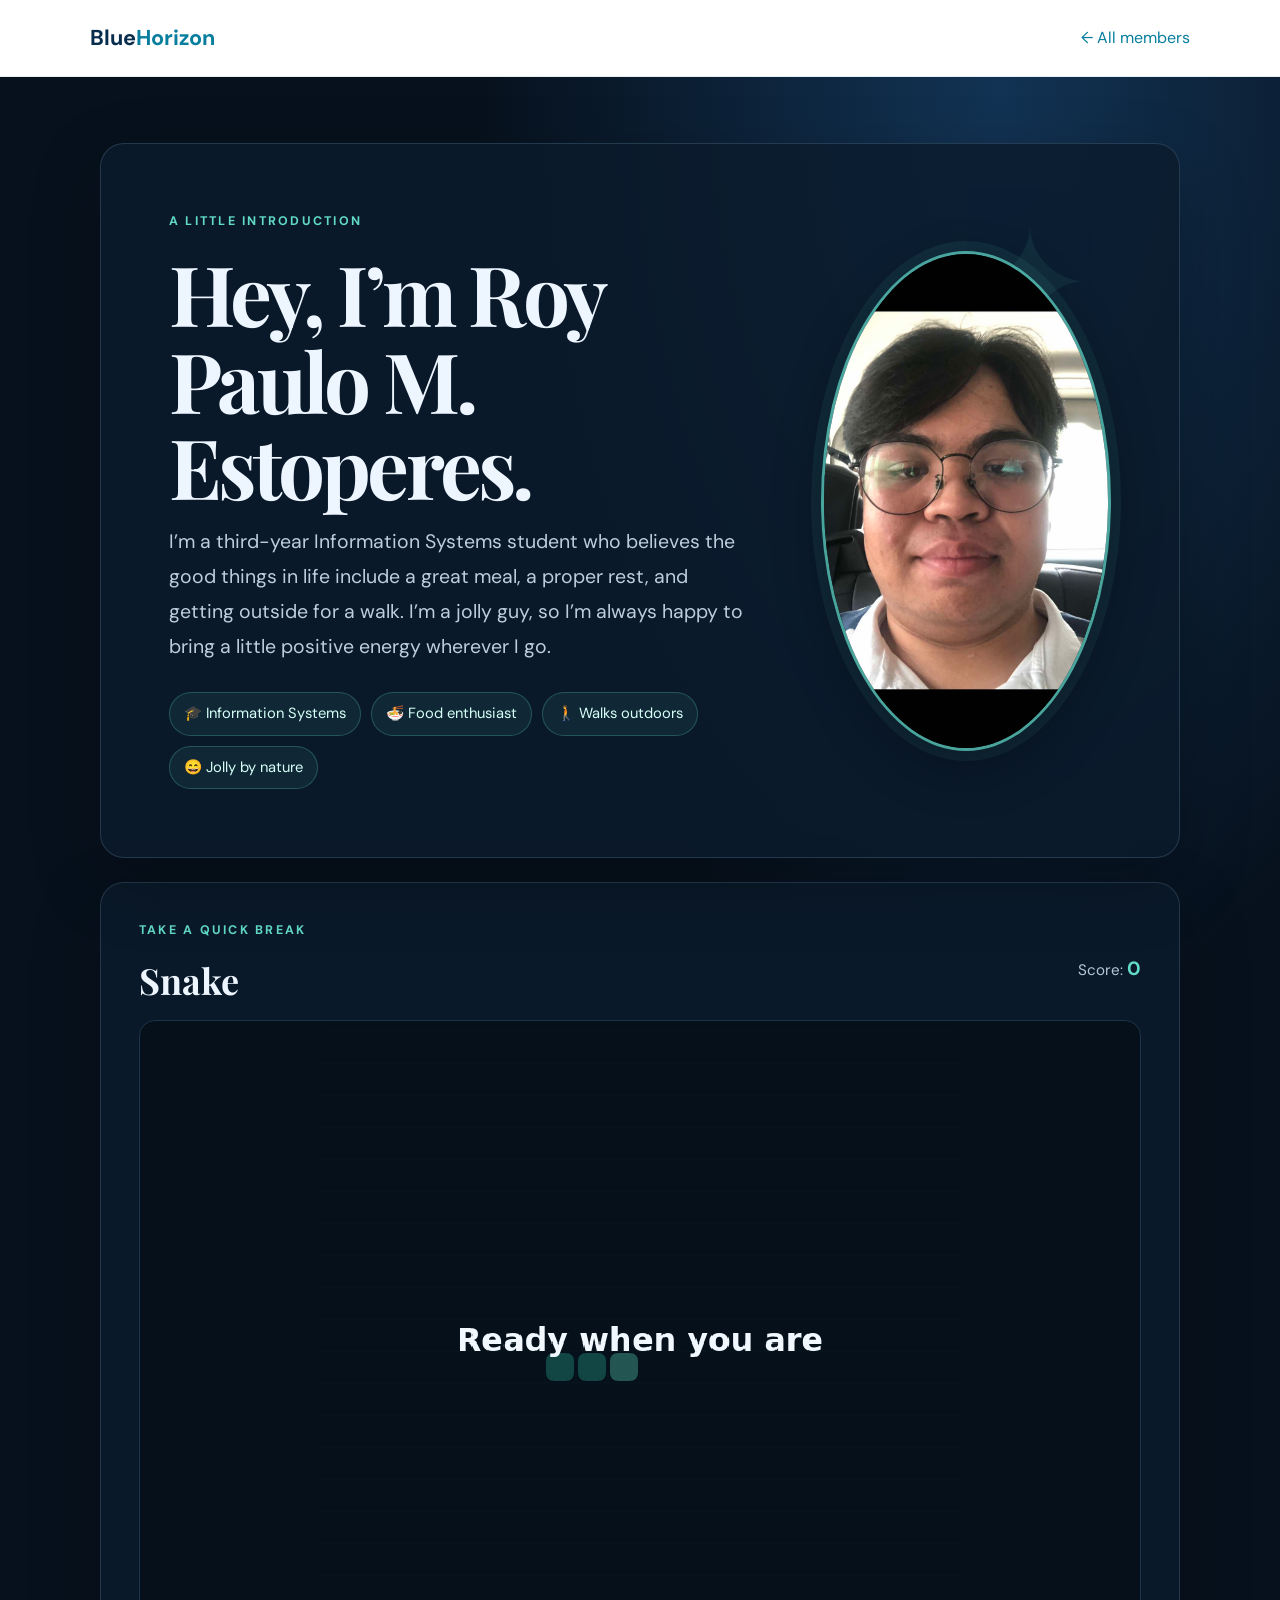
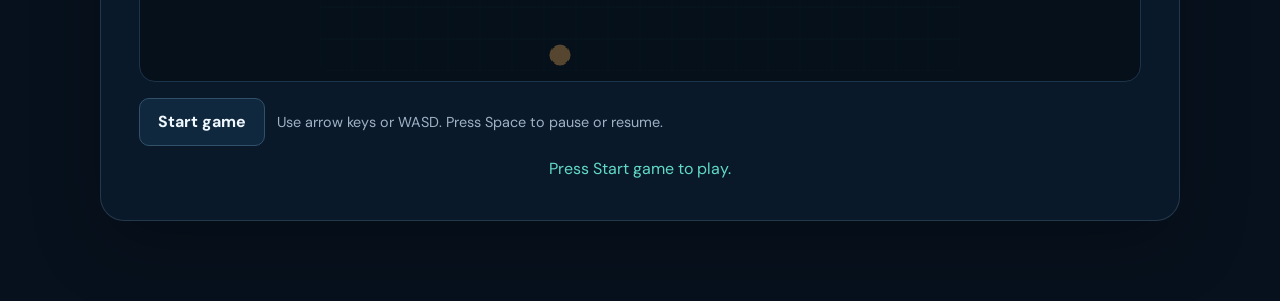
<file: members/estoperes/estoperes.html>
<!DOCTYPE html>
<html lang="en">
<head>
    <meta charset="UTF-8">
    <meta name="viewport" content="width=device-width, initial-scale=1.0">
    <meta name="theme-color" content="#07111d">
    <title>Roy Paulo M. Estoperes | About Me</title>
    <link rel="stylesheet" href="../../styles.css">
    <style>
        :root { color-scheme: dark; }
        body { min-height: 100vh; background: radial-gradient(ellipse at 78% 5%, #123354 0, transparent 37%), #07111d; color: #edf5ff; }
        .profile-wrap { width: min(1080px, calc(100% - 36px)); margin: 0 auto; padding: 66px 0 80px; }
        .intro-card, .game-card { border: 1px solid rgba(157, 198, 232, .18); background: rgba(12, 28, 45, .82); border-radius: 24px; box-shadow: 0 24px 70px rgba(0, 0, 0, .24); }
        .intro-card { padding: clamp(28px, 6vw, 68px); position: relative; overflow: hidden; }
        .intro-layout { display: grid; grid-template-columns: minmax(0, 1fr) minmax(190px, 290px); align-items: center; gap: clamp(28px, 6vw, 70px); position: relative; z-index: 1; }
        .profile-photo { display: block; width: 100%; aspect-ratio: 1; object-fit: cover; border: 3px solid rgba(97, 218, 200, .72); border-radius: 50%; box-shadow: 0 18px 50px rgba(0, 0, 0, .32), 0 0 0 10px rgba(97, 218, 200, .08); }
        .intro-card::after { content: '✦'; position: absolute; right: 8%; top: 3%; color: #59d3c1; font-size: 150px; opacity: .08; pointer-events: none; }
        .eyebrow { color: #61dac8; font-size: .78rem; font-weight: 700; letter-spacing: .18em; text-transform: uppercase; }
        h1 { max-width: 740px; margin: 14px 0; font-size: clamp(2.5rem, 7vw, 5.2rem); line-height: 1.04; letter-spacing: -.045em; }
        .lead { max-width: 660px; color: #bdcddd; font-size: clamp(1.05rem, 2vw, 1.22rem); line-height: 1.8; }
        .traits { display: flex; flex-wrap: wrap; gap: 10px; margin-top: 28px; }
        .trait { padding: 9px 14px; border: 1px solid rgba(97, 218, 200, .25); border-radius: 999px; background: rgba(97, 218, 200, .08); color: #d5fff8; font-size: .92rem; }
        .game-card { margin-top: 24px; padding: clamp(22px, 4vw, 38px); }
        .game-head { display: flex; align-items: end; justify-content: space-between; gap: 16px; margin-bottom: 18px; }
        h2 { margin: 5px 0 0; font-size: clamp(1.6rem, 4vw, 2.25rem); }
        .score { color: #b5c7d9; font-size: .95rem; white-space: nowrap; }
        .score strong { color: #61dac8; font-size: 1.2rem; }
        .board-shell { padding: 10px; background: #06101a; border: 1px solid #1c344a; border-radius: 16px; }
        canvas { display: block; width: 100%; max-width: 640px; aspect-ratio: 1; margin: auto; border-radius: 10px; background: #091827; image-rendering: pixelated; touch-action: none; }
        .game-controls { display: flex; flex-wrap: wrap; align-items: center; gap: 12px; margin-top: 16px; }
        .game-controls button, .pad button { border: 1px solid #31516b; border-radius: 10px; background: #10283d; color: #eff8ff; font: inherit; cursor: pointer; }
        .game-controls button { padding: 10px 18px; font-weight: 700; }
        .game-controls button:hover, .pad button:hover { background: #173b54; }
        .hint { color: #9eb2c5; font-size: .9rem; }
        .pad { display: grid; grid-template-columns: repeat(3, 48px); grid-template-rows: repeat(2, 42px); gap: 5px; margin: 18px auto 0; width: max-content; }
        .pad button { font-size: 1.2rem; }
        .pad .up { grid-column: 2; }.pad .left { grid-column: 1; grid-row: 2; }.pad .down { grid-column: 2; grid-row: 2; }.pad .right { grid-column: 3; grid-row: 2; }
        .status { min-height: 1.4em; margin: 10px 0 0; color: #61dac8; text-align: center; }
        @media (min-width: 760px) { .pad { display: none; } }
        @media (max-width: 680px) { .intro-layout { grid-template-columns: 1fr; } .profile-photo { width: min(220px, 65%); margin: 0 auto; grid-row: 1; } }
        @media (max-width: 520px) { .profile-wrap { width: min(100% - 22px, 1080px); padding-top: 36px; } .game-head { align-items: start; flex-direction: column; } }
    </style>
</head>
<body>
    <header class="site-header">
        <nav class="navbar">
            <a class="logo" href="../../index.html">Blue<span>Horizon</span></a>
            <a class="back-link" href="../../about.html#members">&larr; All members</a>
        </nav>
    </header>

    <main class="profile-wrap">
        <section class="intro-card" aria-labelledby="intro-title">
            <div class="intro-layout">
                <div>
                    <p class="eyebrow">A little introduction</p>
                    <h1 id="intro-title">Hey, I’m Roy Paulo M. Estoperes.</h1>
                    <p class="lead">I’m a third-year Information Systems student who believes the good things in life include a great meal, a proper rest, and getting outside for a walk. I’m a jolly guy, so I’m always happy to bring a little positive energy wherever I go.</p>
                    <div class="traits" aria-label="A few things about Roy">
                        <span class="trait">🎓 Information Systems</span>
                        <span class="trait">🍜 Food enthusiast</span>
                        <span class="trait">🚶 Walks outdoors</span>
                        <span class="trait">😄 Jolly by nature</span>
                    </div>
                </div>
                <img class="profile-photo" src="Estoperes.jpg" alt="Photo of Roy Paulo M. Estoperes">
            </div>
        </section>

        <section class="game-card" aria-labelledby="game-title">
            <div class="game-head">
                <div><p class="eyebrow">Take a quick break</p><h2 id="game-title">Snake</h2></div>
                <p class="score">Score: <strong id="score">0</strong></p>
            </div>
            <div class="board-shell"><canvas id="board" width="600" height="600" aria-label="Snake game board"></canvas></div>
            <div class="game-controls">
                <button id="start-button" type="button">Start game</button>
                <span class="hint">Use arrow keys or WASD. Press Space to pause or resume.</span>
            </div>
            <div class="pad" aria-label="Touch controls">
                <button class="up" data-dir="up" aria-label="Up">▲</button>
                <button class="left" data-dir="left" aria-label="Left">◀</button>
                <button class="down" data-dir="down" aria-label="Down">▼</button>
                <button class="right" data-dir="right" aria-label="Right">▶</button>
            </div>
            <p id="status" class="status" aria-live="polite">Press Start game to play.</p>
        </section>
    </main>

    <script>
        (() => {
            const canvas = document.getElementById('board');
            const ctx = canvas.getContext('2d');
            const scoreLabel = document.getElementById('score');
            const statusLabel = document.getElementById('status');
            const startButton = document.getElementById('start-button');
            const cells = 20;
            const size = canvas.width / cells;
            let snake, food, direction, queuedDirection, score, timer, state = 'ready';

            function placeFood() {
                do { food = { x: Math.floor(Math.random() * cells), y: Math.floor(Math.random() * cells) }; }
                while (snake.some(part => part.x === food.x && part.y === food.y));
            }
            function reset() {
                snake = [{ x: 9, y: 10 }, { x: 8, y: 10 }, { x: 7, y: 10 }];
                direction = { x: 1, y: 0 }; queuedDirection = direction;
                score = 0; scoreLabel.textContent = score; placeFood(); draw();
            }
            function draw() {
                ctx.fillStyle = '#091827'; ctx.fillRect(0, 0, canvas.width, canvas.height);
                ctx.strokeStyle = 'rgba(131, 168, 195, .07)'; ctx.lineWidth = 1;
                for (let i = 0; i <= cells; i++) {
                    ctx.beginPath(); ctx.moveTo(i * size, 0); ctx.lineTo(i * size, canvas.height); ctx.stroke();
                    ctx.beginPath(); ctx.moveTo(0, i * size); ctx.lineTo(canvas.width, i * size); ctx.stroke();
                }
                ctx.fillStyle = '#ffbd69'; ctx.beginPath(); ctx.arc((food.x + .5) * size, (food.y + .5) * size, size * .32, 0, Math.PI * 2); ctx.fill();
                snake.forEach((part, index) => {
                    ctx.fillStyle = index === 0 ? '#66ead3' : '#31bda9';
                    ctx.beginPath(); ctx.roundRect(part.x * size + 2, part.y * size + 2, size - 4, size - 4, size * .25); ctx.fill();
                });
                if (state === 'ready' || state === 'paused' || state === 'over') {
                    ctx.fillStyle = 'rgba(4, 12, 20, .67)'; ctx.fillRect(0, 0, canvas.width, canvas.height);
                    ctx.fillStyle = '#f1f8ff'; ctx.textAlign = 'center'; ctx.font = '700 30px system-ui';
                    ctx.fillText(state === 'ready' ? 'Ready when you are' : state === 'paused' ? 'Paused' : 'Game over', canvas.width / 2, canvas.height / 2);
                }
            }
            function step() {
                direction = queuedDirection;
                const head = { x: snake[0].x + direction.x, y: snake[0].y + direction.y };
                const eating = head.x === food.x && head.y === food.y;
                if (head.x < 0 || head.y < 0 || head.x >= cells || head.y >= cells || snake.slice(0, eating ? undefined : -1).some(part => part.x === head.x && part.y === head.y)) {
                    clearInterval(timer); state = 'over'; startButton.textContent = 'Play again'; statusLabel.textContent = `Game over! You scored ${score}.`; draw(); return;
                }
                snake.unshift(head);
                if (eating) { score++; scoreLabel.textContent = score; placeFood(); }
                else snake.pop();
                draw();
            }
            function start() {
                clearInterval(timer); reset(); state = 'playing'; statusLabel.textContent = 'Enjoy the game!'; startButton.textContent = 'Restart game';
                draw(); timer = setInterval(step, 125);
            }
            function setDirection(name) {
                const vectors = { up: { x: 0, y: -1 }, down: { x: 0, y: 1 }, left: { x: -1, y: 0 }, right: { x: 1, y: 0 } };
                const next = vectors[name];
                if (next && (next.x !== -direction.x || next.y !== -direction.y)) queuedDirection = next;
            }
            function togglePause() {
                if (state === 'playing') { clearInterval(timer); state = 'paused'; statusLabel.textContent = 'Paused. Press Space or Start game to continue.'; startButton.textContent = 'Resume game'; draw(); }
                else if (state === 'paused') { state = 'playing'; statusLabel.textContent = 'Enjoy the game!'; startButton.textContent = 'Restart game'; draw(); timer = setInterval(step, 125); }
            }
            startButton.addEventListener('click', () => state === 'paused' ? togglePause() : start());
            document.addEventListener('keydown', event => {
                const keys = { ArrowUp: 'up', w: 'up', W: 'up', ArrowDown: 'down', s: 'down', S: 'down', ArrowLeft: 'left', a: 'left', A: 'left', ArrowRight: 'right', d: 'right', D: 'right' };
                if (keys[event.key]) { event.preventDefault(); setDirection(keys[event.key]); }
                if (event.code === 'Space') { event.preventDefault(); togglePause(); }
            });
            document.querySelectorAll('.pad button').forEach(button => button.addEventListener('click', () => setDirection(button.dataset.dir)));
            reset();
        })();
    </script>
</body>
</html>
</file>
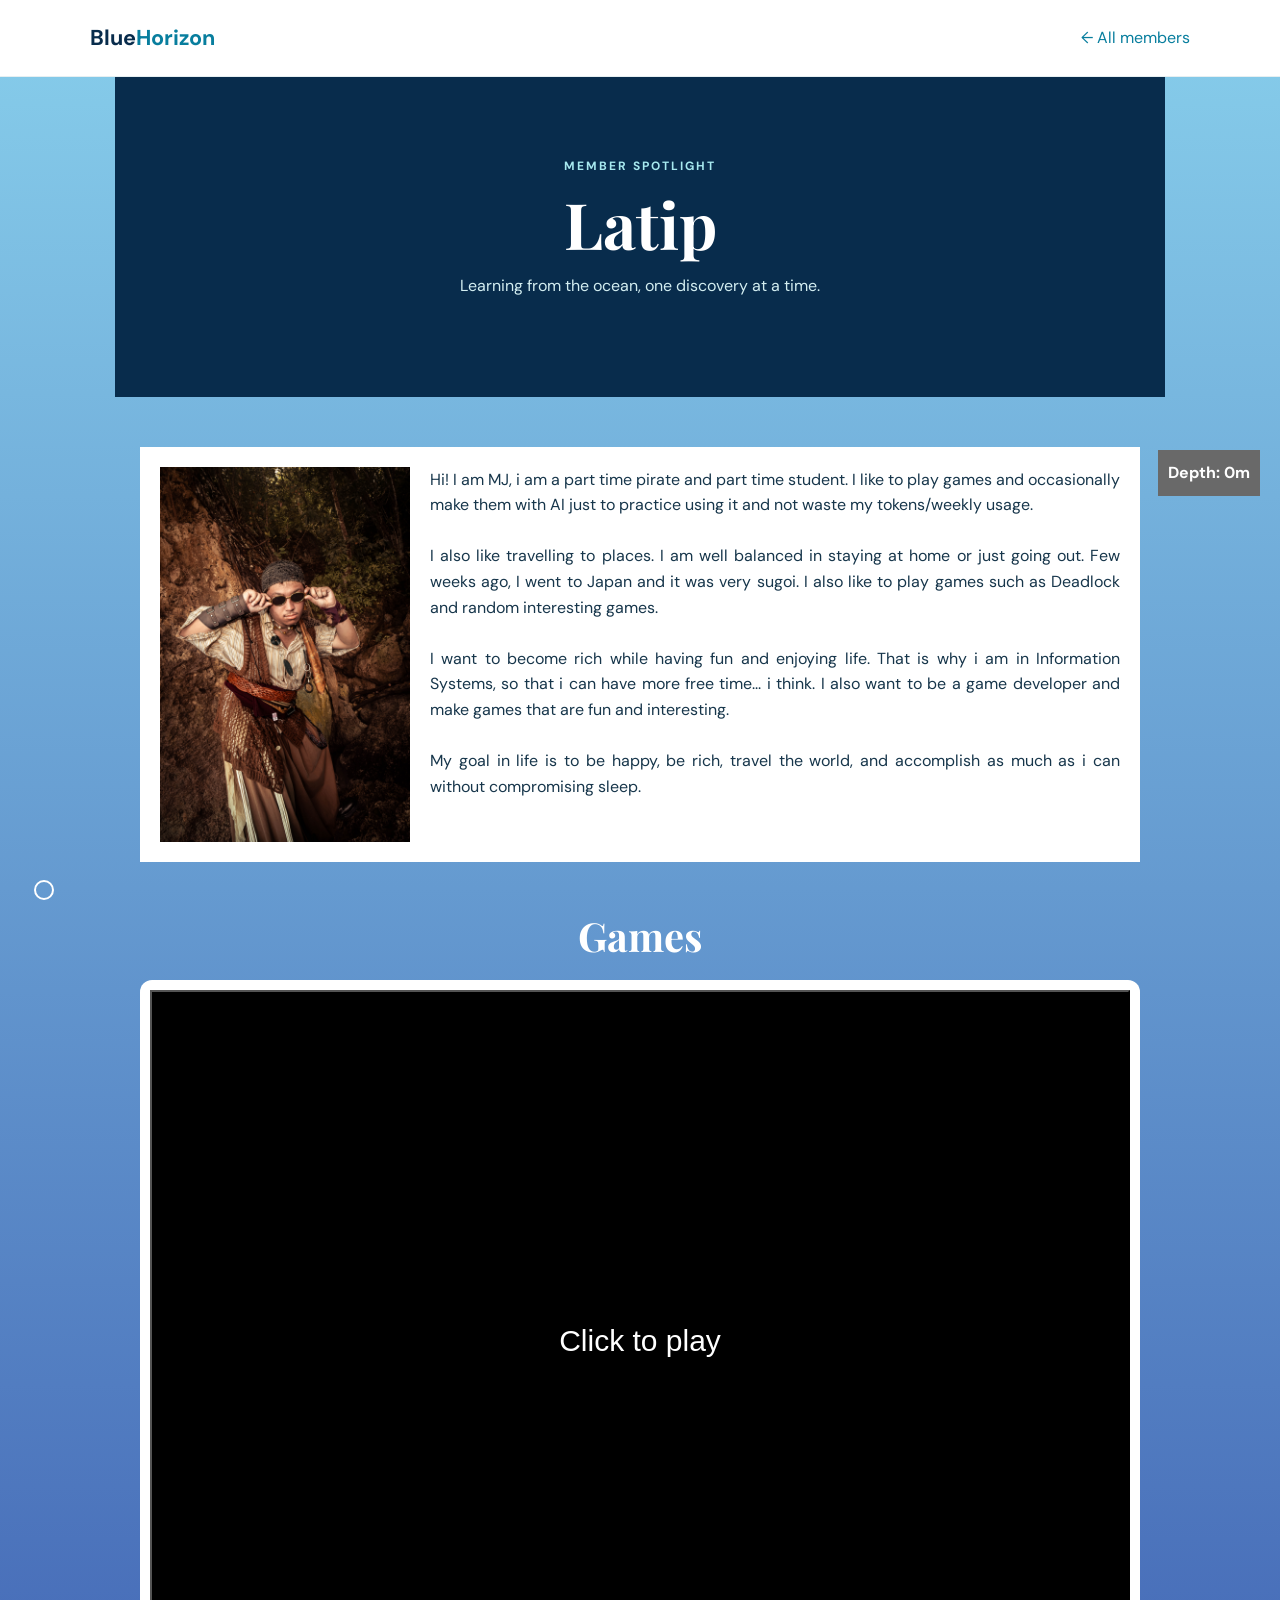
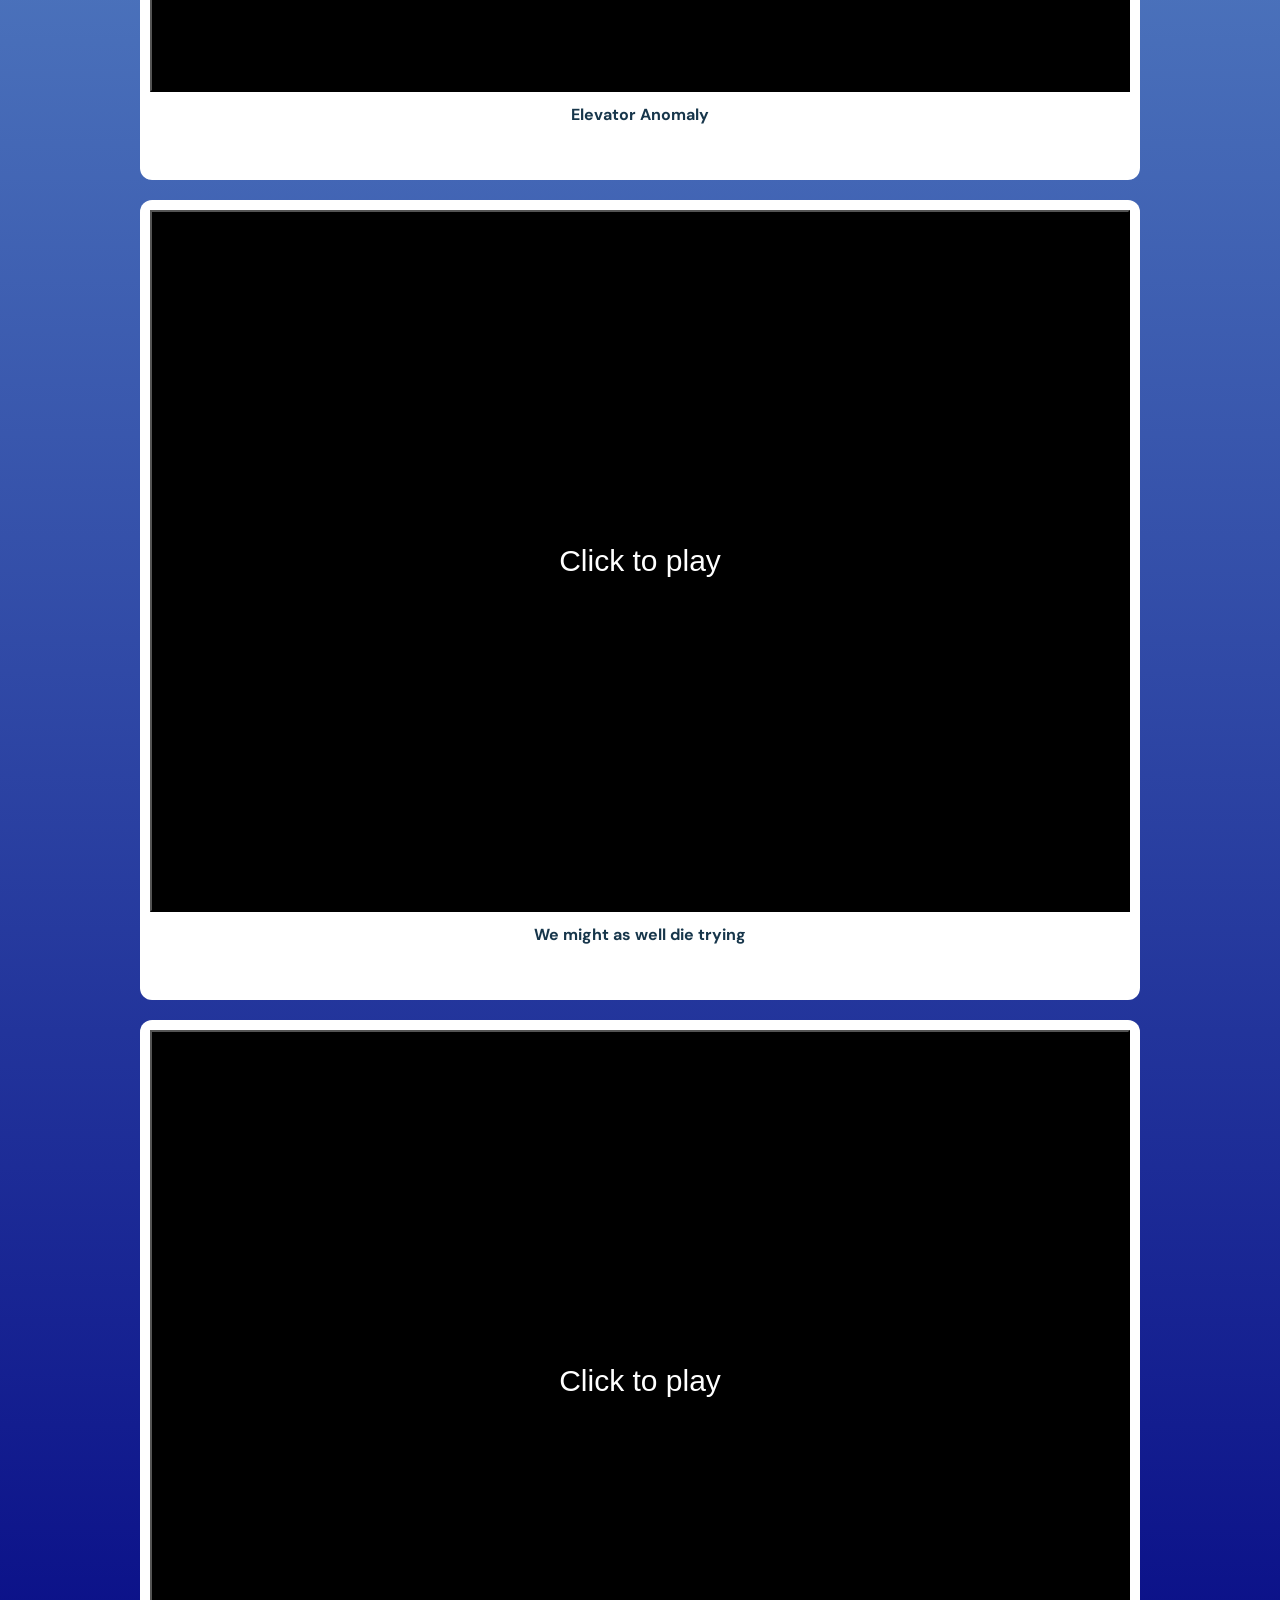
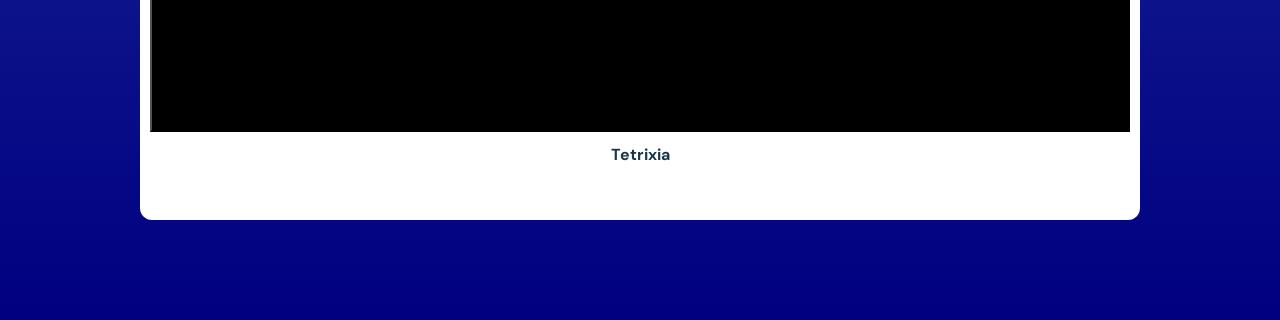
<file: members/latip/latip.html>
<!DOCTYPE html>
<html lang="en">
<head>
    <meta charset="UTF-8">
    <meta name="viewport" content="width=device-width, initial-scale=1.0">
    <title>Latip</title>
    <link rel="stylesheet" href="../../styles.css">
    <link rel="stylesheet" href="latip.css">
</head>
<body class="latip-body">
    <header class="site-header">
        <nav class="navbar">
            <a class="logo" href="../../index.html">Blue<span>Horizon</span></a>
            <a class="back-link" href="../../about.html#members">← All members</a>
        </nav>
    </header>

    <div class="depth-meter" id="depth">Depth: 0m</div>

    <main class="latip-page">
        <section class="latip-banner">
            <p class="label light">Member spotlight</p>
            <h1>Latip</h1>
            <p>Learning from the ocean, one discovery at a time.</p>
        </section>

        <div class="about-me">
            <img src="MJ Picture.jpg" alt="Picture of me">
            <p>
                Hi! I am MJ, i am a part time pirate and part time student. I like to play games and occasionally make them with AI just to practice using it and not waste my tokens/weekly usage.
                    <br><br>
                I also like travelling to places. I am well balanced in staying at home or just going out. Few weeks ago, I went to Japan and it was very sugoi. I also like to play games such as Deadlock and random interesting games.
                    <br><br>
                I want to become rich while having fun and enjoying life. That is why i am in Information Systems, so that i can have more free time... i think. I also want to be a game developer and make games that are fun and interesting.
                    <br><br>
                My goal in life is to be happy, be rich, travel the world, and accomplish as much as i can without compromising sleep. 
        </div>

        <h2 class="games-title">Games</h2>
        <div class="games">
            <div class="game-box">
                <div class="game-screen" id="game1">
                    <button onclick="playGame('game1', 'https://chips-codehub.vercel.app/elevator/')">Click to play</button>
                </div>
                <a href="https://chips-codehub.vercel.app/elevator/">Elevator Anomaly</a>
            </div>
            <div class="game-box">
                <div class="game-screen" id="game2">
                    <button onclick="playGame('game2', 'https://chips-codehub.vercel.app/dietrying/')">Click to play</button>
                </div>
                <a href="https://chips-codehub.vercel.app/dietrying/">We might as well die trying</a>
            </div>
            <div class="game-box">
                <div class="game-screen" id="game3">
                    <button onclick="playGame('game3', 'https://chips-codehub.vercel.app/tetrixia/')">Click to play</button>
                </div>
                <a href="https://chips-codehub.vercel.app/tetrixia/">Tetrixia</a>
            </div>
        </div>
    </main>

    <script src="latip.js"></script>
</body>
</html>
</file>
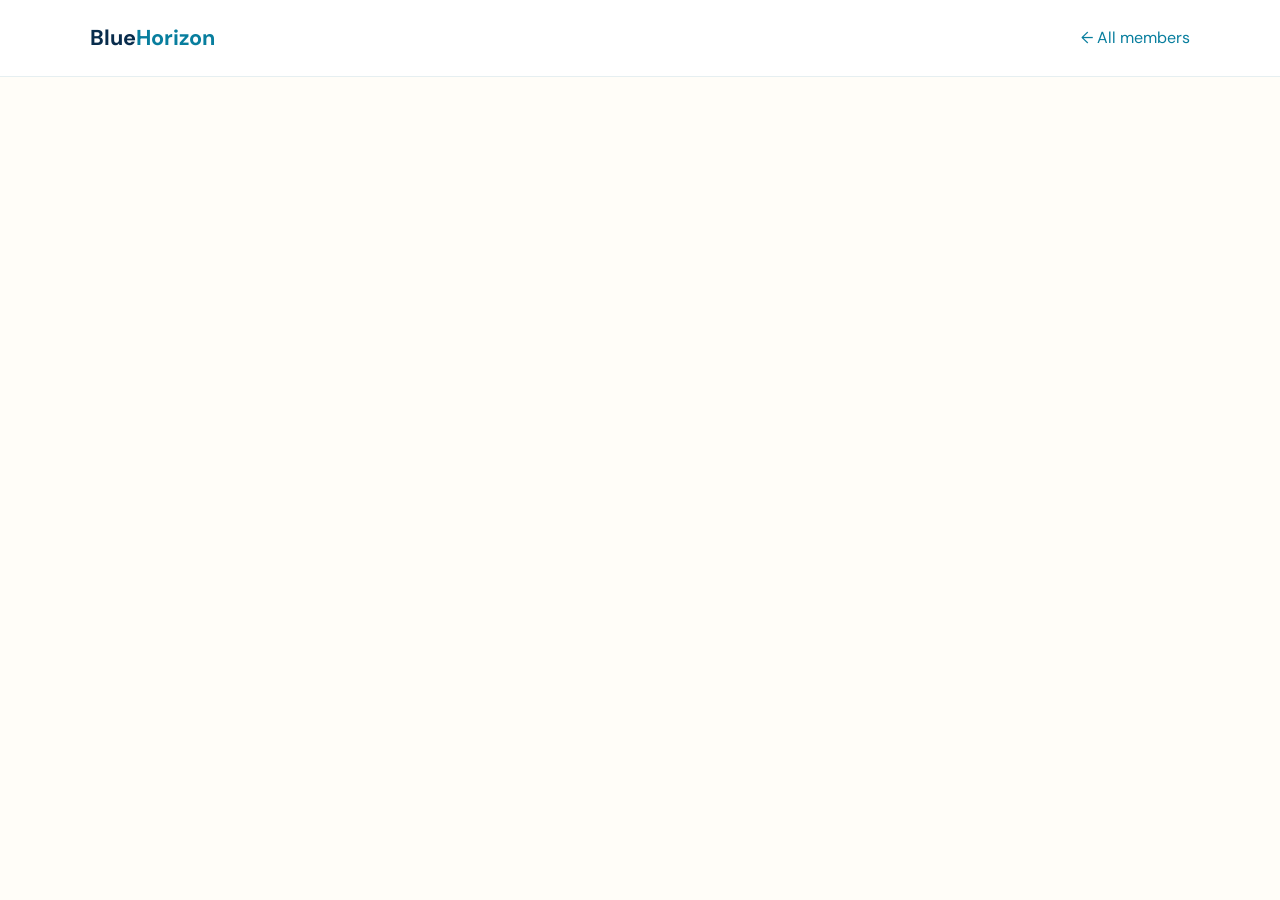
<file: members/portal/portal.html>
<!DOCTYPE html>
<html lang="en">
<head>
    <meta charset="UTF-8">
    <meta name="viewport" content="width=device-width, initial-scale=1.0">
    <title>Portal</title>
    <link rel="stylesheet" href="../../styles.css">
</head>
<body>
    <header class="site-header">
        <nav class="navbar">
            <a class="logo" href="../../index.html">Blue<span>Horizon</span></a>
            <a class="back-link" href="../../about.html#members">← All members</a>
        </nav>
    </header>
</body>
</html>
</file>
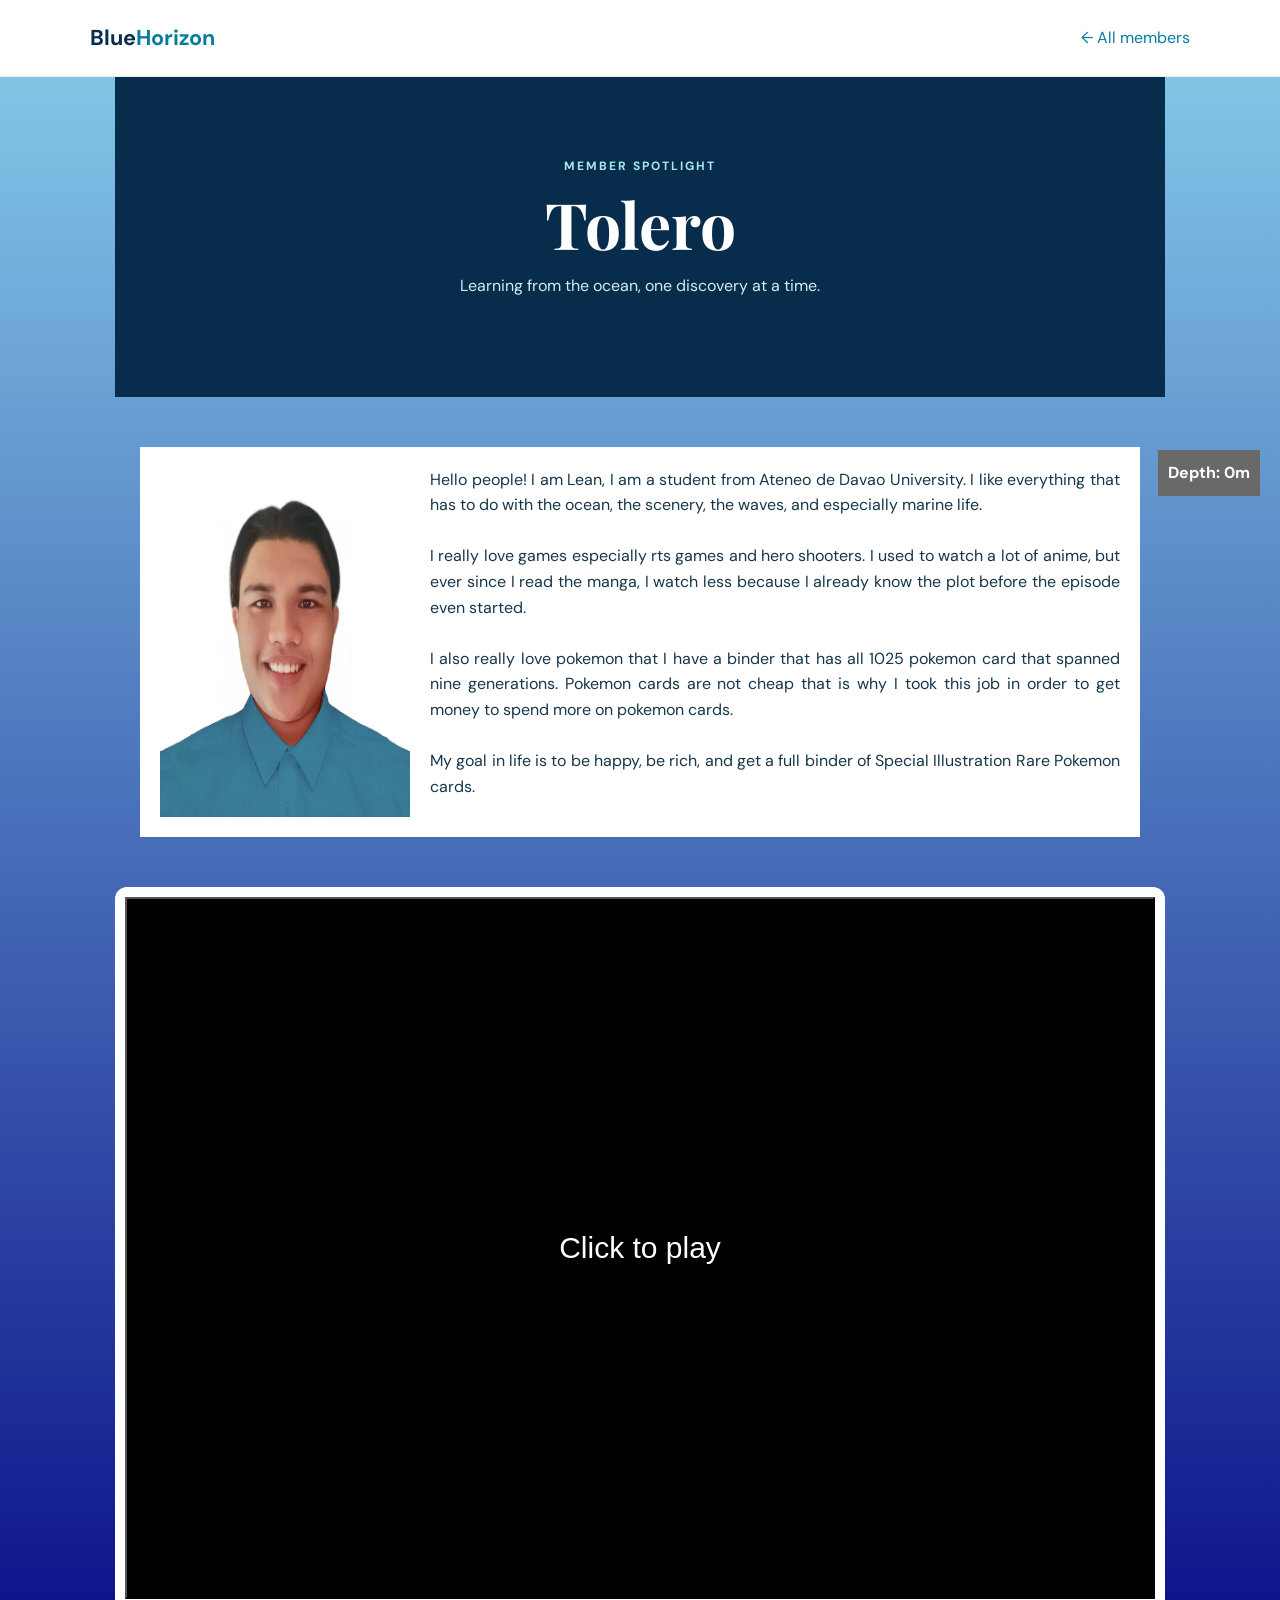
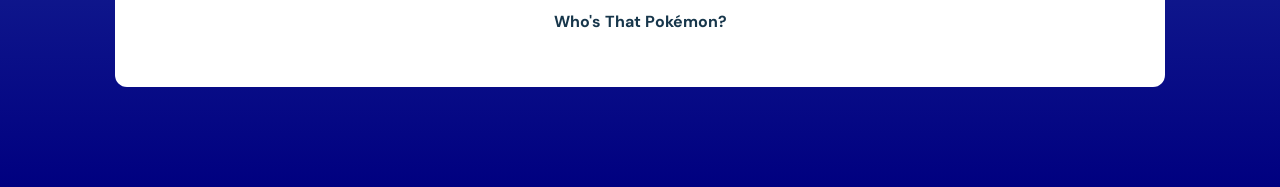
<file: members/tolero/tolero.html>
<!DOCTYPE html>
<html lang="en">
<head>
    <meta charset="UTF-8">
    <meta name="viewport" content="width=device-width, initial-scale=1.0">
    <title>Tolero</title>
    <link rel="stylesheet" href="../../styles.css">
    <link rel="stylesheet" href="tolero.css">
</head>
<body class="tolero-body">
    <header class="site-header">
        <nav class="navbar">
            <a class="logo" href="../../index.html">Blue<span>Horizon</span></a>
            <a class="back-link" href="../../about.html#members">← All members</a>
        </nav>
    </header>

    <div class="depth-meter" id="depth">Depth: 0m</div>

    <main class="tolero-page">
        <section class="tolero-banner">
            <p class="label light">Member spotlight</p>
            <h1>Tolero</h1>
            <p>Learning from the ocean, one discovery at a time.</p>
        </section>

        <div class="about-me">
            <img src="Tolero.jpg" alt="Picture of me">
            <p>
                Hello people! I am Lean, I am a student from Ateneo de Davao University. I like everything that has to do with the ocean, the scenery, the waves, and especially marine life.
                    <br><br>
                I really love games especially rts games and hero shooters. I used to watch a lot of anime, but ever since I read the manga, I watch less because I already know the plot before the episode even started.
                    <br><br>
                I also really love pokemon that I have a binder that has all 1025 pokemon card that spanned nine generations. Pokemon cards are not cheap that is why I took this job in order to get money to spend more on pokemon cards. 
                    <br><br>
                My goal in life is to be happy, be rich, and get a full binder of Special Illustration Rare Pokemon cards.
        </div>

        <div class="game-box">
            <div class="game-screen" id="game3">
                <button onclick="playGame('game3', 'game.html')">Click to play</button>
        </div>
        <a href="game.html">Who's That Pokémon?</a>
</div>
    </main>

    <script src="tolero.js"></script>
</body>
</html>
</file>
<file: styles.css>
@import url('https://fonts.googleapis.com/css2?family=DM+Sans:wght@400;500;700&family=Playfair+Display:wght@600;700&display=swap');

/* Basic page styles */

* {
    box-sizing: border-box;
}

body {
    margin: 0;
    background-color: #fffdf8;
    color: #17364b;
    font-family: 'DM Sans', sans-serif;
    line-height: 1.6;
}

h1,
h2,
h3 {
    font-family: 'Playfair Display', serif;
    line-height: 1.2;
}

h1 {
    margin: 10px 0 20px;
    font-size: 4rem;
}

h2 {
    margin: 10px 0 20px;
    font-size: 2.5rem;
}

h3 {
    font-size: 1.35rem;
}

p {
    margin: 0 0 18px;
}

a {
    color: inherit;
    text-decoration: none;
}

/* Navigation */

.site-header {
    background-color: white;
    border-bottom: 1px solid #e6eff1;
}

.navbar {
    max-width: 1150px;
    min-height: 76px;
    margin: auto;
    padding: 0 25px;

    display: flex;
    align-items: center;
    justify-content: space-between;
}

.logo {
    color: #082c4c;
    font-size: 1.35rem;
    font-weight: bold;
}

.logo span {
    color: #087e9e;
}

.nav-links {
    display: flex;
    align-items: center;
    gap: 30px;
    color: #6b8190;
}

.nav-links a:hover,
.nav-links .active {
    color: #087e9e;
}

.nav-login {
    padding: 9px 18px;
    border: 1px solid #087e9e;
    border-radius: 30px;
    color: #087e9e !important;
}

/* Buttons and small text */

.button {
    display: inline-block;
    padding: 13px 24px;
    border: 0;
    border-radius: 30px;
    background-color: #087e9e;
    color: white;
    font: inherit;
    cursor: pointer;
}

.button:hover {
    background-color: #082c4c;
}

.button-light {
    background-color: white;
    color: #082c4c;
}

.label {
    margin-bottom: 10px;
    color: #087e9e;
    font-size: 0.75rem;
    font-weight: bold;
    letter-spacing: 2px;
    text-transform: uppercase;
}

.label.light {
    color: #a7e9ef;
}

.muted-text,
.info-card p,
.member-info p {
    color: #6b8190;
}

/* Home page */

.hero {
    min-height: 650px;
    padding: 60px 25px;
    color: white;
    background-image:
        linear-gradient(90deg, rgba(4, 34, 58, 0.92), rgba(4, 34, 58, 0.2)),
        url('https://images.unsplash.com/photo-1518509562904-e7ef99cdcc86?auto=format&fit=crop&w=1800&q=80');
    background-position: center;
    background-size: cover;

    display: flex;
    align-items: center;
}

.hero-content {
    width: 100%;
    max-width: 1150px;
    margin: auto;
}

.hero-content p:not(.label) {
    max-width: 520px;
    color: #e5f5f7;
    font-size: 1.1rem;
}

.hero h1 span {
    color: #7edce8;
}

.section {
    max-width: 1150px;
    margin: auto;
    padding: 90px 25px;
}

.section-heading {
    max-width: 620px;
    margin-bottom: 40px;
}

.card-grid,
.member-grid {
    display: grid;
    grid-template-columns: repeat(3, 1fr);
    gap: 24px;
}

.info-card {
    padding: 30px;
    border: 1px solid #e0edef;
    border-radius: 12px;
    background-color: white;
}

.icon {
    font-size: 2rem;
}

.blue-section {
    padding: 65px 25px;
    background-color: #082c4c;
    color: white;

    display: flex;
    align-items: center;
    justify-content: space-between;
    gap: 30px;
}

.blue-section p {
    color: #c9e2e8;
}

/* About and contact pages */

.page-banner {
    padding: 100px 25px;
    color: white;
    text-align: center;
    background-image:
        linear-gradient(rgba(7, 44, 74, 0.85), rgba(7, 44, 74, 0.85)),
        url('https://images.unsplash.com/photo-1507525428034-b723cf961d3e?auto=format&fit=crop&w=1600&q=80');
    background-position: center;
    background-size: cover;
}

.page-banner h1 {
    margin-bottom: 10px;
}

.page-banner p:last-child {
    color: #d3eef1;
}

.about-layout,
.contact-layout {
    display: grid;
    grid-template-columns: 1fr 1fr;
    gap: 70px;
}

.member-card {
    overflow: hidden;
    border-radius: 12px;
    background-color: white;
    box-shadow: 0 8px 25px rgba(8, 44, 76, 0.08);
}

.member-card:hover {
    transform: translateY(-4px);
}

.member-image,
.profile-photo {
    min-height: 260px;
    background-position: center;
    background-size: cover;
}

.latip-image {
    background-image: url('https://images.unsplash.com/photo-1535713875002-d1d0cf377fde?auto=format&fit=crop&w=700&q=80');
}

.estoperes-image {
    background-image: url('https://images.unsplash.com/photo-1494790108377-be9c29b29330?auto=format&fit=crop&w=700&q=80');
}

.portal-image {
    background-image: url('https://images.unsplash.com/photo-1544005313-94ddf0286df2?auto=format&fit=crop&w=700&q=80');
}

.tolero-image {
    background-image: url('https://images.unsplash.com/photo-1500648767791-00dcc994a43e?auto=format&fit=crop&w=700&q=80');
}

.member-info {
    padding: 20px;
}

.contact-details p {
    max-width: 430px;
}

/* Forms */

.simple-form {
    display: flex;
    flex-direction: column;
    gap: 8px;
}

label {
    margin-top: 8px;
    font-weight: bold;
}

input,
textarea {
    width: 100%;
    padding: 12px;
    border: 1px solid #c9dfe3;
    border-radius: 6px;
    color: #17364b;
    font: inherit;
}

input:focus,
textarea:focus {
    outline: 2px solid #8ad9e0;
}

.form-message {
    min-height: 25px;
    color: #087e9e;
    font-weight: bold;
}

/* Login and member pages */

.login-main {
    min-height: calc(100vh - 77px);
    padding: 40px 20px;
    background-color: #e8f7fa;

    display: grid;
    place-items: center;
}

.login-box {
    width: 100%;
    max-width: 460px;
    padding: 45px;
    border-radius: 12px;
    background-color: white;
    box-shadow: 0 10px 30px rgba(8, 44, 76, 0.1);
}

.full-button {
    width: 100%;
    margin-top: 18px;
}

.small-text {
    margin-top: 30px;
    color: #6b8190;
    font-size: 0.8rem;
    text-align: center;
}

.back-link {
    color: #087e9e;
}

.profile-page {
    max-width: 1000px;
    min-height: calc(100vh - 77px);
    margin: auto;
    padding: 80px 25px;

    display: grid;
    grid-template-columns: 1fr 1fr;
    align-items: center;
    gap: 60px;
}

.profile-photo {
    min-height: 500px;
    border-radius: 12px;
}

.profile-content p {
    max-width: 500px;
}
</file>
<file: Portfolio/styles.css>
* {
    box-sizing: border-box;
}

html {
    scroll-behavior: smooth;
    scroll-padding-top: 80px;
}

:root {
    --bg: #fbfaf7;
    --bg-alt: #f1efe9;
    --card: white;
    --text: #1d2b36;
    --muted: #5c6b76;
    --line: #e3e0d8;
    --accent: #0a7a8f;
    --accent-dark: #075e6e;
}

body.dark {
    --bg: #12181d;
    --bg-alt: #182026;
    --card: #1e272e;
    --text: #e8eef2;
    --muted: #9fb0bb;
    --line: #2c3841;
    --accent: #4fc3d6;
    --accent-dark: #7bd6e5;
}

body {
    margin: 0;
    background-color: var(--bg);
    color: var(--text);
    font-family: Arial, Helvetica, sans-serif;
    line-height: 1.6;
}

h1,
h2,
h3 {
    margin: 0;
    line-height: 1.2;
}

p {
    margin: 0 0 14px;
}

a {
    color: inherit;
    text-decoration: none;
}

.gray {
    color: var(--muted);
}

.label {
    margin-bottom: 8px;
    color: var(--accent);
    font-size: 0.8rem;
    font-weight: bold;
    letter-spacing: 2px;
    text-transform: uppercase;
}

.topbar {
    position: sticky;
    top: 0;
    z-index: 10;
    display: flex;
    justify-content: space-between;
    align-items: center;
    padding: 14px 40px;
    background-color: var(--bg);
    border-bottom: 1px solid var(--line);
}

.topbar.scrolled {
    box-shadow: 0 4px 16px rgba(0, 0, 0, 0.08);
}

.logo {
    font-size: 1.5rem;
    font-weight: bold;
}

.logo span {
    color: var(--accent);
}

.links {
    display: flex;
    gap: 30px;
    color: var(--muted);
}

.links a:hover,
.links a.active {
    color: var(--accent);
}

.top-buttons {
    display: flex;
    gap: 10px;
}

.icon-button {
    width: 40px;
    height: 40px;
    border: 1px solid var(--line);
    border-radius: 50%;
    background-color: var(--card);
    color: var(--text);
    font-size: 1.1rem;
    cursor: pointer;
}

.icon-button:hover {
    border-color: var(--accent);
    color: var(--accent);
}

.hero-photo:hover {
    rotate: 10000deg;
    transition: rotate 10s;
}

.menu-button {
    display: none;
}

.button {
    display: inline-block;
    padding: 13px 26px;
    border: 2px solid var(--accent);
    border-radius: 30px;
    background-color: var(--accent);
    color: white;
    font-size: 1rem;
    font-weight: bold;
    cursor: pointer;
}

.button:hover {
    background-color: var(--accent-dark);
    border-color: var(--accent-dark);
}

body.dark .button {
    color: #0b1418;
}

.button.outline {
    background-color: transparent;
    color: var(--accent);
}

.button.outline:hover {
    background-color: var(--accent);
    color: white;
}

.hero {
    display: grid;
    grid-template-columns: 1.3fr 1fr;
    align-items: center;
    gap: 50px;
    max-width: 1100px;
    min-height: 80vh;
    margin: auto;
    padding: 60px 25px;
}

.hero h1 {
    margin-bottom: 12px;
    font-size: 3.2rem;
}

.hero h2 {
    margin-bottom: 20px;
    font-size: 1.6rem;
    color: var(--muted);
}

#typing {
    color: var(--accent);
}

.cursor {
    color: var(--accent);
    animation: blink 1s infinite;
}

@keyframes blink {
    50% {
        opacity: 0;
    }
}

.hero-about {
    max-width: 480px;
    color: var(--muted);
}

.hero-buttons {
    display: flex;
    gap: 14px;
    margin-top: 28px;
}

.hero-photo {
    display: flex;
    justify-content: center;
}

.hero-photo img {
    width: 100%;
    max-width: 340px;
    aspect-ratio: 1;
    object-fit: cover;
    border-radius: 50%;
    border: 6px solid var(--card);
    box-shadow: 0 0 0 3px var(--accent), 0 20px 40px rgba(0, 0, 0, 0.15);
}

.stats {
    display: grid;
    grid-template-columns: repeat(4, 1fr);
    max-width: 1100px;
    margin: 0 auto 40px;
    padding: 0 25px;
    gap: 20px;
    text-align: center;
}

.stats div {
    padding: 22px 10px;
    border: 1px solid var(--line);
    border-radius: 12px;
    background-color: var(--card);
}

.stats h3 {
    color: var(--accent);
    font-size: 2.2rem;
}

.stats p {
    margin: 0;
    color: var(--muted);
}

.section {
    padding: 90px 25px;
}

.section.alt {
    background-color: var(--bg-alt);
}

.section > * {
    max-width: 1100px;
    margin-left: auto;
    margin-right: auto;
}

.section h2 {
    margin-bottom: 35px;
    font-size: 2.2rem;
}

.about-grid {
    display: grid;
    grid-template-columns: 1.4fr 1fr;
    gap: 50px;
}

.facts {
    padding: 25px;
    border: 1px solid var(--line);
    border-radius: 12px;
    background-color: var(--card);
}

.facts p {
    margin: 0;
    padding: 10px 0;
}

.facts p + p {
    border-top: 1px solid var(--line);
}

.facts i {
    margin-right: 10px;
    color: var(--accent);
}

.skills {
    display: grid;
    grid-template-columns: 1fr 1fr;
    gap: 25px 50px;
}

.skill p {
    display: flex;
    justify-content: space-between;
    margin-bottom: 8px;
    font-weight: bold;
}

.skill span {
    color: var(--muted);
}

.bar {
    height: 10px;
    border-radius: 10px;
    background-color: var(--line);
    overflow: hidden;
}

.fill {
    width: 0;
    height: 100%;
    border-radius: 10px;
    background-color: var(--accent);
    transition: width 1.2s ease;
}

.filters {
    display: flex;
    flex-wrap: wrap;
    gap: 10px;
    margin-bottom: 30px;
}

.filter {
    padding: 8px 20px;
    border: 1px solid var(--line);
    border-radius: 30px;
    background-color: var(--card);
    color: var(--text);
    font-size: 0.95rem;
    cursor: pointer;
}

.filter:hover {
    border-color: var(--accent);
}

.filter.active {
    border-color: var(--accent);
    background-color: var(--accent);
    color: white;
}

body.dark .filter.active {
    color: #0b1418;
}

.project-grid {
    display: grid;
    grid-template-columns: repeat(3, 1fr);
    gap: 24px;
}

.project {
    overflow: hidden;
    border: 1px solid var(--line);
    border-radius: 12px;
    background-color: var(--card);
}

.project:hover {
    transform: translateY(-5px);
    box-shadow: 0 12px 28px rgba(0, 0, 0, 0.1);
}

.project {
    transition: transform 0.2s, box-shadow 0.2s;
}

.project-thumb {
    display: block;
    width: 100%;
    height: 180px;
    object-fit: cover;
    border-bottom: 1px solid var(--line);
    background-color: var(--bg-alt);
}

.project-info {
    padding: 22px;
}

.project-info h3 {
    margin-bottom: 8px;
    font-size: 1.2rem;
}

.project-info p {
    color: var(--muted);
}

.project-info a {
    color: var(--accent);
    font-weight: bold;
}

.project-info a:hover {
    text-decoration: underline;
}

.contact-grid {
    display: grid;
    grid-template-columns: 1fr 1fr;
    gap: 60px;
}

.contact-line {
    font-weight: bold;
}

.contact-line i {
    margin-right: 8px;
    color: var(--accent);
}

form {
    display: flex;
    flex-direction: column;
    gap: 6px;
}

label {
    margin-top: 8px;
    font-weight: bold;
}

input,
textarea {
    width: 100%;
    padding: 12px;
    border: 1px solid var(--line);
    border-radius: 6px;
    background-color: var(--card);
    color: var(--text);
    font: inherit;
}

input:focus,
textarea:focus {
    outline: 2px solid var(--accent);
}

input.error,
textarea.error {
    border-color: #c8344a;
}

.form-message {
    min-height: 24px;
    margin: 6px 0;
    font-weight: bold;
}

.form-message.good {
    color: #2c8a52;
}

.form-message.bad {
    color: #c8344a;
}

form .button {
    align-self: flex-start;
}

.footer {
    padding: 30px;
    border-top: 1px solid var(--line);
    color: var(--muted);
    text-align: center;
}

.footer p {
    margin: 0;
}

.to-top {
    position: fixed;
    right: 25px;
    bottom: 25px;
    display: none;
    width: 46px;
    height: 46px;
    border: none;
    border-radius: 50%;
    background-color: var(--accent);
    color: white;
    font-size: 1.2rem;
    cursor: pointer;
}

body.dark .to-top {
    color: #0b1418;
}

@media (max-width: 800px) {
    .topbar {
        padding: 12px 20px;
    }

    .links {
        position: absolute;
        top: 100%;
        left: 0;
        right: 0;
        display: none;
        flex-direction: column;
        gap: 0;
        background-color: var(--bg);
        border-bottom: 1px solid var(--line);
    }

    .links.open {
        display: flex;
    }

    .links a {
        padding: 14px 20px;
    }

    .menu-button {
        display: block;
    }

    .hero,
    .about-grid,
    .contact-grid,
    .skills {
        grid-template-columns: 1fr;
    }

    .hero {
        min-height: 0;
    }

    .hero-photo {
        order: -1;
    }

    .hero-photo img {
        max-width: 220px;
    }

    .hero h1 {
        font-size: 2.2rem;
    }

    .stats {
        grid-template-columns: 1fr 1fr;
    }

    .project-grid {
        grid-template-columns: 1fr;
    }

    .section {
        padding: 60px 20px;
    }
}
</file>
<file: Twitter/styles.css>
* {
    box-sizing: border-box;
}

body {
    margin: 0;
    background-color: white;
    color: #0f1419;
    font-family: Arial, Helvetica, sans-serif;
    font-size: 15px;
    line-height: 1.35;
}

p {
    margin: 0 0 6px;
}

h2,
h3 {
    margin: 0;
}

a {
    color: inherit;
    text-decoration: none;
}

.blue {
    color: #0d74ba;
}

.gray {
    color: #566570;
}

.small {
    font-size: 13px;
}

.layout {
    display: grid;
    grid-template-columns: 330px minmax(0, 700px) 400px;
    justify-content: space-between;
}

.sidebar {
    padding: 15px 20px 0 50px;
}

.bird {
    display: block;
    margin-bottom: 15px;
    color: #0d74ba;
    font-size: 2rem;
}

.menu a {
    display: flex;
    align-items: center;
    gap: 20px;
    padding: 12px 0;
    font-size: 1.15rem;
    font-weight: bold;
}

.menu i {
    font-size: 1.5rem;
}

.menu a.active {
    color: #0d74ba;
}

.mini-avatar {
    width: 26px;
    height: 26px;
    border-radius: 50%;
}

.tweet-button {
    padding: 10px 22px;
    border: none;
    border-radius: 30px;
    background-color: #0d74ba;
    color: white;
    font-weight: bold;
    font-size: 1rem;
    cursor: pointer;
}

.tweet-button:hover {
    background-color: #0b64a0;
}

.tweet-button.big {
    width: 100%;
    margin-top: 20px;
    padding: 16px;
    box-shadow: 0 8px 20px rgba(13, 116, 186, 0.3);
}

.feed {
    border-left: 1px solid #eff3f4;
    border-right: 1px solid #eff3f4;
    min-height: 100vh;
}

.feed-header {
    display: flex;
    justify-content: space-between;
    align-items: center;
    padding: 15px;
    border-bottom: 1px solid #eff3f4;
}

.feed-header h2 {
    font-size: 1.2rem;
}

.feed-header i {
    font-size: 1.3rem;
}

.avatar {
    width: 50px;
    height: 50px;
    border-radius: 50%;
    object-fit: cover;
}

.compose {
    display: flex;
    gap: 15px;
    padding: 15px;
}

.compose-main {
    flex: 1;
}

.compose-main input {
    width: 100%;
    padding: 12px 0;
    border: none;
    outline: none;
    font-size: 1.1rem;
}

.compose-bottom {
    display: flex;
    justify-content: space-between;
    align-items: center;
}

.compose-icons {
    display: flex;
    gap: 18px;
    font-size: 1.2rem;
}

.divider {
    height: 10px;
    background-color: #eff3f4;
}

.tweet {
    display: flex;
    gap: 12px;
    position: relative;
    padding: 14px 15px;
    border-bottom: 1px solid #eff3f4;
}

.tweet-body {
    flex: 1;
}

.chevron {
    position: absolute;
    top: 14px;
    right: 15px;
}

.tweet-image {
    width: 100%;
    margin-top: 8px;
    border-radius: 16px;
    border: 1px solid #eff3f4;
}

.actions {
    display: flex;
    justify-content: space-between;
    max-width: 85%;
    margin-top: 12px;
    color: #566570;
}

.actions span {
    cursor: pointer;
}

.actions span:hover {
    color: #0d74ba;
}

.actions .liked {
    color: #f91880;
}

.right {
    padding: 10px 30px;
}

.search {
    display: flex;
    align-items: center;
    gap: 12px;
    padding: 12px 18px;
    border-radius: 30px;
    background-color: #eff3f4;
    color: #566570;
}

.search input {
    flex: 1;
    border: none;
    outline: none;
    background: none;
    font-size: 1rem;
}

.box {
    margin-top: 15px;
    border-radius: 16px;
    background-color: #f7f9f9;
    overflow: hidden;
}

.box-title {
    display: flex;
    justify-content: space-between;
    align-items: center;
    padding: 15px;
}

.box-title h3 {
    font-size: 1.25rem;
}

.trend {
    padding: 12px 15px;
    border-top: 1px solid #eff3f4;
}

.trend-card {
    display: flex;
    justify-content: space-between;
    gap: 10px;
    margin: 6px 0;
    border: 1px solid #e1e8ed;
    border-radius: 12px;
    overflow: hidden;
}

.trend-card > div {
    padding: 10px;
}

.trend-card p {
    margin: 0;
}

.trend-card img {
    width: 95px;
    height: 95px;
    object-fit: cover;
}

.show-more {
    display: block;
    padding: 15px;
    border-top: 1px solid #eff3f4;
}
</file>
<file: members/latip/latip.css>
/* Latip page */

.latip-body {
    background: linear-gradient(skyblue, navy);
}

.latip-page {
    max-width: 1050px;
    margin: auto;
    padding-bottom: 80px;
    text-align: center;
}

.latip-banner {
    padding: 80px 25px;
    color: white;
    background-color: #082c4c;
    background-image:
        linear-gradient(rgba(8, 44, 76, 0.75), rgba(8, 44, 76, 0.75)),
        url('https://images.unsplash.com/photo-1544551763-46a013bb70d5?auto=format&fit=crop&w=1600&q=80');
    background-position: center;
    background-size: cover;
}

.latip-banner h1 {
    margin: 10px 0;
}

.latip-banner p:last-child {
    color: #d3eef1;
}

.depth-meter {
    position: fixed;
    right: 20px;
    top: 50%;
    padding: 10px;
    background-color: dimgray;
    color: white;
    font-weight: bold;
}

.about-me {
    display: flex;
    gap: 20px;
    margin: 50px 25px;
    padding: 20px;
    background-color: white;
    text-align: left;
    text-align: justify;
}

.about-me img {
    width: 250px;
}

.games-title {
    color: white;
}

.games {
    margin: 0 25px;
}

.game-box {
    height: 800px;
    margin-bottom: 20px;
    padding: 10px;
    background-color: white;
    border-radius: 12px;
}

.game-screen {
    height: 90%;
}

.game-screen button {
    width: 100%;
    height: 100%;
    background-color: black;
    color: white;
    font-size: 30px;
    cursor: pointer;
}

.game-screen iframe {
    width: 100%;
    height: 100%;
}

.game-box a {
    display: block;
    margin-top: 10px;
    font-weight: bold;
}

.bubble {
    position: fixed;
    bottom: 0;
    width: 20px;
    height: 20px;
    border: 2px solid white;
    border-radius: 50%;
    pointer-events: none;
    z-index: -1;
    animation: float 3s linear;
}

@keyframes float {
    to {
        transform: translateY(-100vh);
        opacity: 0;
    }
}
</file>
<file: members/tolero/tolero.css>
.tolero-body {
    background: linear-gradient(skyblue, navy);
}

.tolero-page {
    max-width: 1050px;
    margin: auto;
    padding-bottom: 80px;
    text-align: center;
}

.tolero-banner {
    padding: 80px 25px;
    color: white;
    background-color: #082c4c;
    background-image:
        linear-gradient(rgba(8, 44, 76, 0.75), rgba(8, 44, 76, 0.75)),
        url('https://images.unsplash.com/photo-1471922694854-ff1b63b20054?w=600&auto=format&fit=crop&q=60&ixlib=rb-4.1.0&ixid=NHwxMjA3fDA%3D');
    background-position: center;
    background-size: cover;
}

.tolero-banner h1 {
    margin: 10px 0;
}

.tolero-banner p:last-child {
    color: #d3eef1;
}

.depth-meter {
    position: fixed;
    right: 20px;
    top: 50%;
    padding: 10px;
    background-color: dimgray;
    color: white;
    font-weight: bold;
}

.about-me {
    display: flex;
    gap: 20px;
    margin: 50px 25px;
    padding: 20px;
    background-color: white;
    text-align: left;
    text-align: justify;
}

.about-me img {
    width: 250px;
}

.games-title {
    color: white;
}

.games {
    margin: 0 25px;
}

.game-box {
    height: 800px;
    margin-bottom: 20px;
    padding: 10px;
    background-color: white;
    border-radius: 12px;
}

.game-screen {
    height: 90%;
}

.game-screen button {
    width: 100%;
    height: 100%;
    background-color: black;
    color: white;
    font-size: 30px;
    cursor: pointer;
}

.game-screen iframe {
    width: 100%;
    height: 100%;
}

.game-box a {
    display: block;
    margin-top: 10px;
    font-weight: bold;
}

.bubble {
    position: fixed;
    bottom: 0;
    width: 20px;
    height: 20px;
    border: 2px solid white;
    border-radius: 50%;
    pointer-events: none;
    z-index: -1;
    animation: float 3s linear;
}

@keyframes float {
    to {
        transform: translateY(-100vh);
        opacity: 0;
    }
}
</file>
